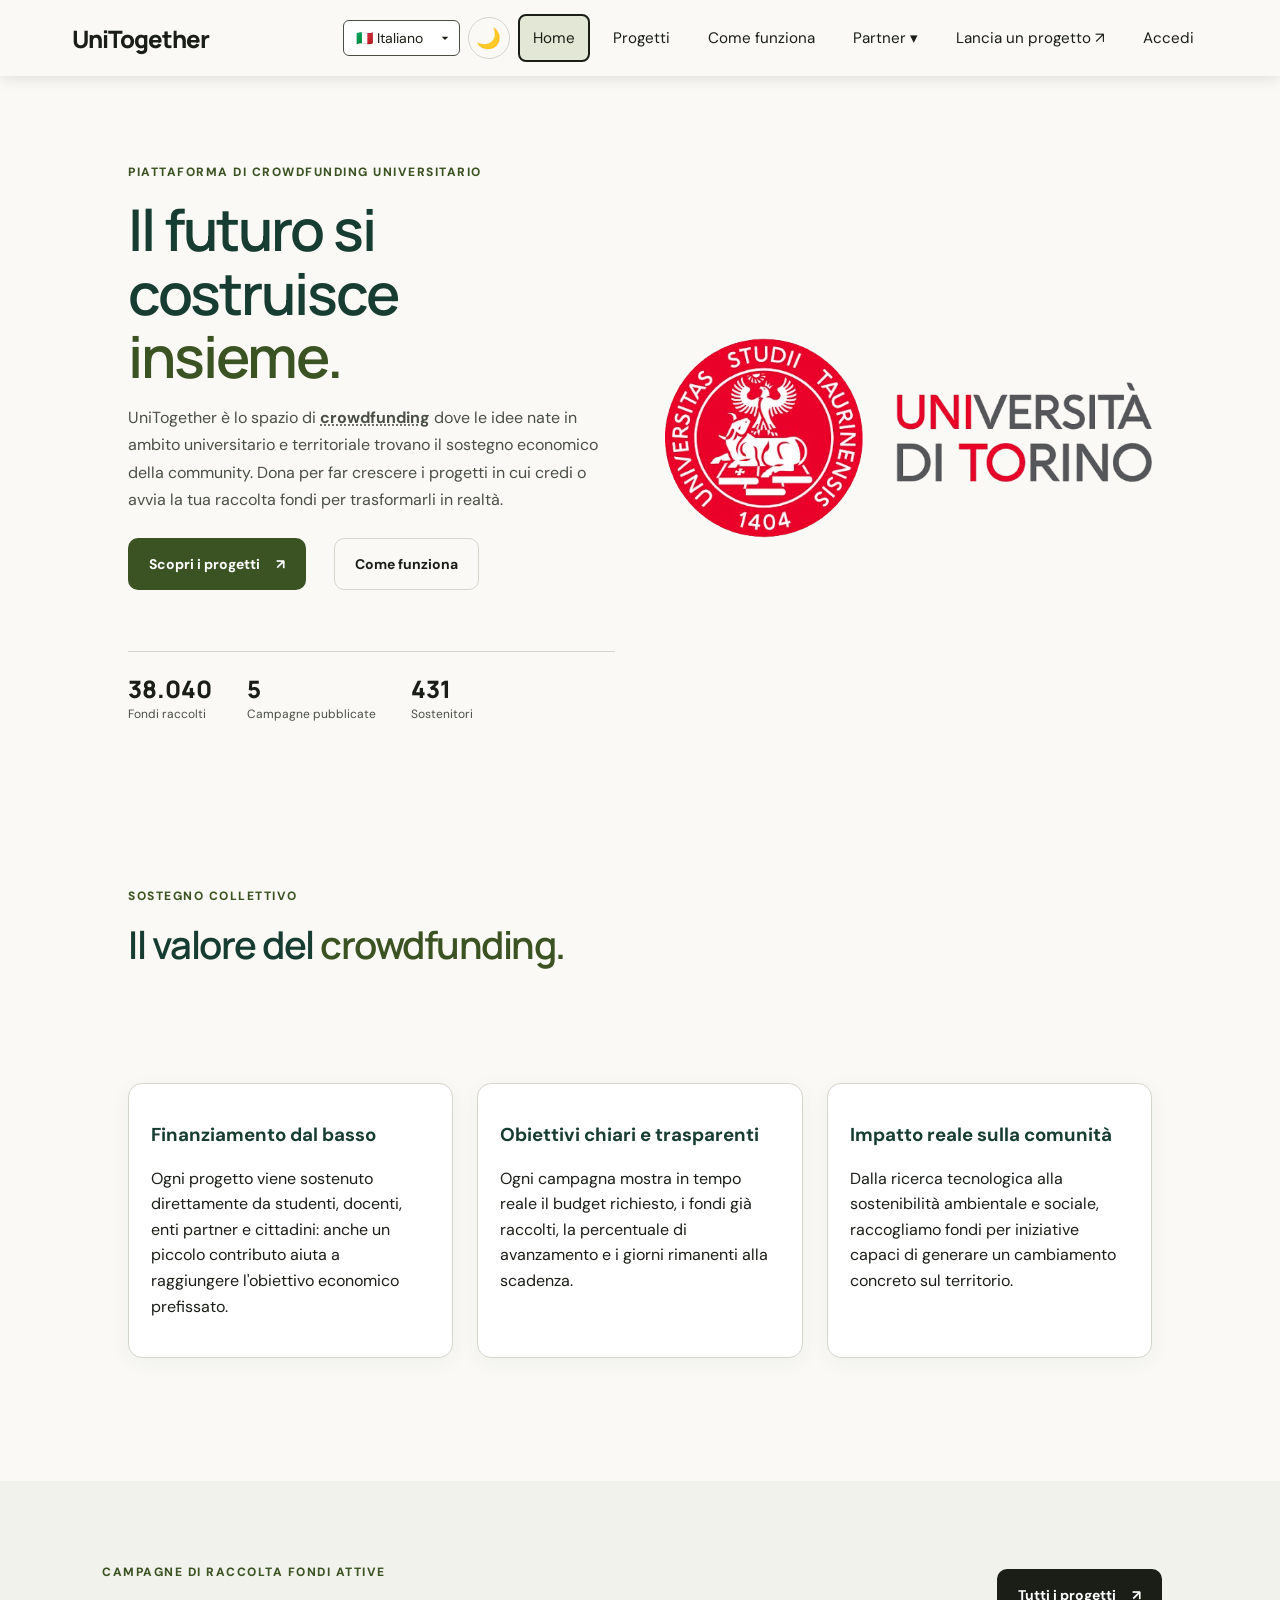
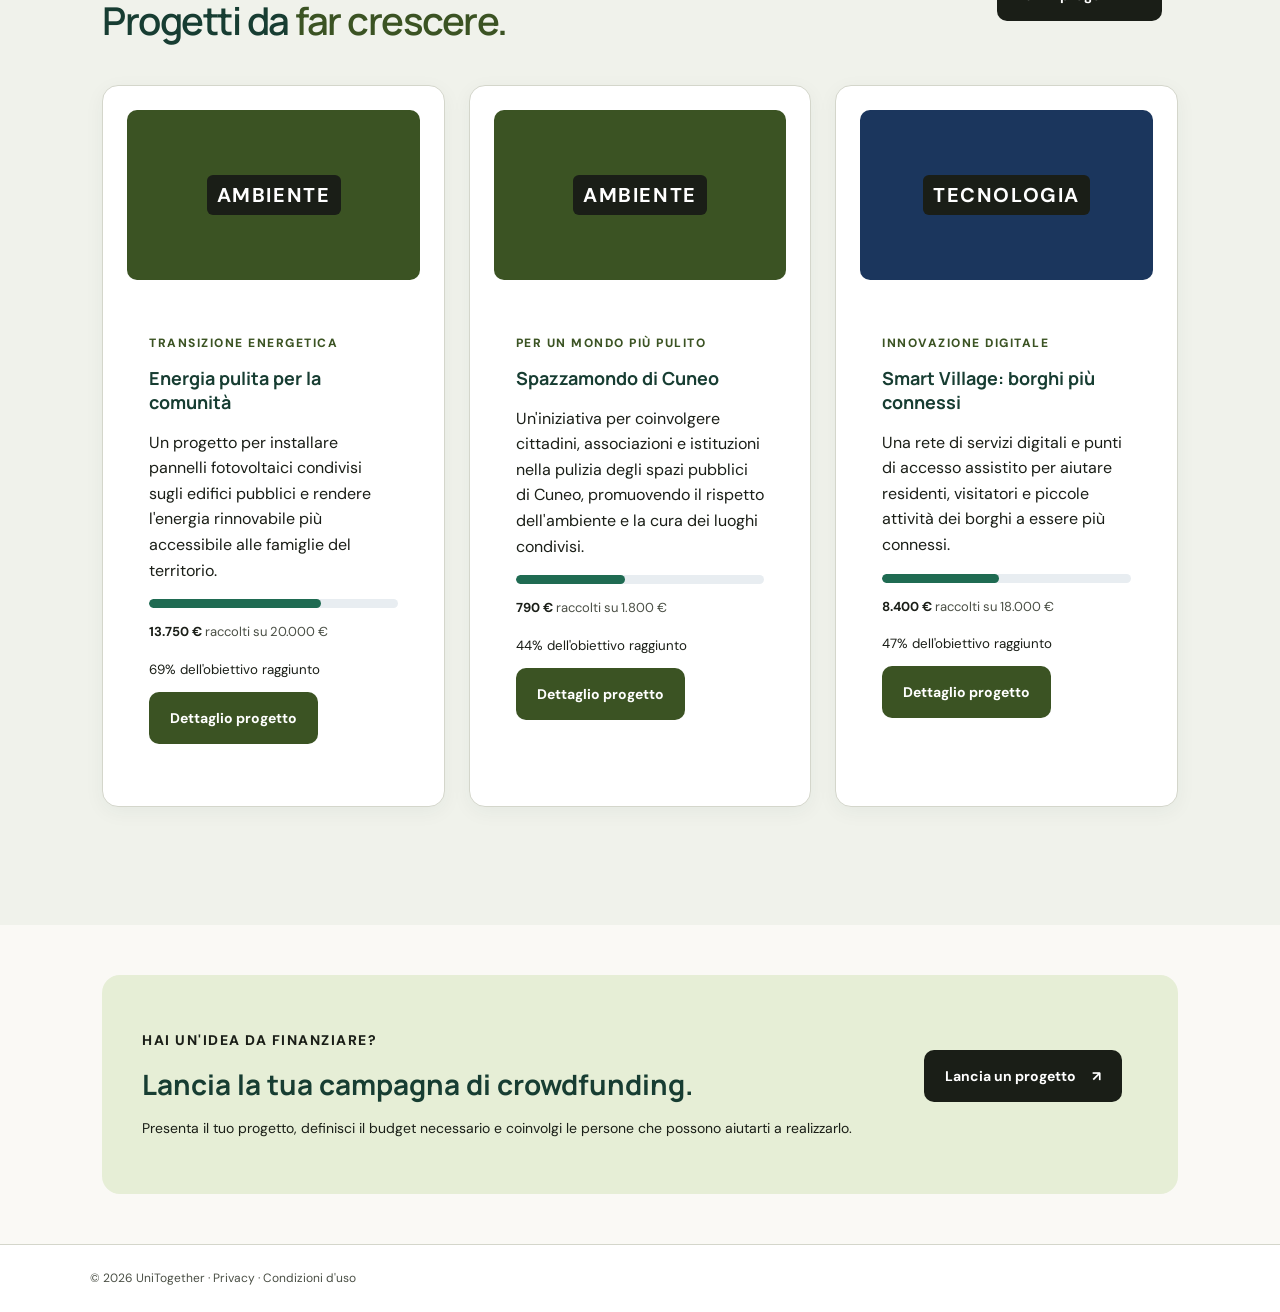
<file: assignment3_gruppoAC/src/index.html>
<!DOCTYPE html>
<html lang="it" data-theme="light">
<head>
    <meta charset="UTF-8">
    <meta name="viewport" content="width=device-width, initial-scale=1.0">
    <title>UniTogether - Home</title>
    <link rel="stylesheet" href="https://fonts.googleapis.com/css2?family=DM+Sans:wght@400;500;600;700&family=Manrope:wght@400;500;600;700;800&display=swap">
    <link rel="stylesheet" href="../stile/stile.css">
    <script src="../js/app.js" defer></script>
    <script src="../dati/progetti-dati.js" defer></script>
    <script src="../js/home.js" defer></script>
</head>
<body>
<a href="#mainContent" class="skip-link">Salta al contenuto principale</a>

<header class="site-header">
    <a class="logo" href="index.html">UniTogether</a>

    <button class="menu-toggle" id="menuToggle"
            type="button"
            aria-label="Apri menu di navigazione"
            aria-expanded="false"
            aria-controls="mainNav">
        <span aria-hidden="true">☰</span>
    </button>

    <nav id="mainNav" aria-label="Menu principale">
        <div class="language-selector">
            <label for="languageSelect" class="sr-only">Seleziona lingua</label>
            <select id="languageSelect" name="language" title="Seleziona lingua" aria-label="Seleziona lingua" autocomplete="language" onchange="cambiaLinguaGoogle(this.value)">
                <option value="it">🇮🇹 Italiano</option>
                <option value="en">🇬🇧 English</option>
                <option value="es">🇪🇸 Español</option>
                <option value="fr">🇫🇷 Français</option>
                <option value="de">🇩🇪 Deutsch</option>
            </select>
        </div>

        <!-- Contenitore nascosto per Google Translate ignorato dagli screen reader -->
        <div id="google_translate_element" hidden></div>

        <button
                id="themeToggle"
                class="theme-toggle"
                type="button"
                aria-label="Attiva modalità scura"
                aria-pressed="false">
            <span aria-hidden="true">🌙</span>
        </button>
        <a href="index.html" aria-current="page">Home</a>
        <a href="progetti.html">Progetti</a>
        <a href="come-funziona.html">Come funziona</a>

        <div class="partner-dropdown">
            <button class="partner-btn" id="partnerBtn" type="button" aria-label="Partner" aria-expanded="false" aria-controls="partnerMenu">
                Partner <span aria-hidden="true">▾</span>
            </button>
            <div class="partner-menu" id="partnerMenu">
                <div class="partner-item">
                    <button class="submenu-btn" type="button" aria-label="Banche" aria-expanded="false">Banche <span aria-hidden="true">›</span></button>
                    <div class="partner-submenu">
                        <a href="errore.html">Banca 1</a>
                        <a href="errore.html">Banca 2</a>
                        <a href="errore.html">Banca 3</a>
                    </div>
                </div>
                <div class="partner-item">
                    <button class="submenu-btn" type="button" aria-label="Enti Pubblici" aria-expanded="false">Enti Pubblici <span aria-hidden="true">›</span></button>
                    <div class="partner-submenu">
                        <a href="errore.html">Ente pubblico 1</a>
                        <a href="errore.html">Ente pubblico 2</a>
                        <a href="errore.html">Ente pubblico 3</a>
                    </div>
                </div>
                <div class="partner-item">
                    <button class="submenu-btn" type="button" aria-label="Fondazioni" aria-expanded="false">Fondazioni <span aria-hidden="true">›</span></button>
                    <div class="partner-submenu">
                        <a href="errore.html">Fondazione 1</a>
                        <a href="errore.html">Fondazione 2</a>
                        <a href="errore.html">Fondazione 3</a>
                    </div>
                </div>
                <div class="partner-item">
                    <button class="submenu-btn" type="button" aria-label="Università" aria-expanded="false">Università <span aria-hidden="true">›</span></button>
                    <div class="partner-submenu">
                        <a href="index.html">Università di Torino</a>
                        <a href="errore.html">Università di Firenze</a>
                        <a href="errore.html">Università Bocconi</a>
                        <a href="errore.html">Politecnico di Torino</a>
                    </div>
                </div>
            </div>
        </div>

        <a href="aggiungi.html">Lancia un progetto <span aria-hidden="true">↗</span></a>
        <a href="login.html">Accedi</a>
    </nav>
</header>

<main id="mainContent">
    <section class="hero" aria-labelledby="heroHeading">
        <div class="hero-text">
            <p class="eyebrow">PIATTAFORMA DI CROWDFUNDING UNIVERSITARIO</p>
            <h1 id="heroHeading">Il futuro si<br>costruisce <span>insieme.</span></h1>
            <p>
                UniTogether è lo spazio di <strong><abbr title="Raccolta collettiva e collaborativa di fondi, effettuata attraverso la rete, aperta a tutti coloro che decidono di finanziare progetti innovativi e imprese appena costituite." data-tooltip="Raccolta collettiva e collaborativa di fondi, effettuata attraverso la rete, aperta a tutti coloro che decidono di finanziare progetti innovativi e imprese appena costituite.">crowdfunding</abbr></strong> dove le idee nate in ambito universitario e territoriale trovano il sostegno economico della community. Dona per far crescere i progetti in cui credi o avvia la tua raccolta fondi per trasformarli in realtà.
            </p>

            <div class="hero-actions">
                <a href="progetti.html" class="btn primary-btn">Scopri i progetti <span aria-hidden="true">↗</span></a>
                <a href="come-funziona.html" class="btn secondary-btn">Come funziona</a>
            </div>

            <div class="statistics">
                <div><strong id="totalRaised">—</strong><small>Fondi raccolti</small></div>
                <div><strong id="totalProjects">—</strong><small>Campagne pubblicate</small></div>
                <div><strong id="totalSupporters">—</strong><small>Sostenitori</small></div>
            </div>
        </div>

        <div class="hero-illustration">
            <img src="../img/logo_unito.png" class="responsive-logo" alt="Logo Università di Torino">
        </div>
    </section>

    <section class="hero" aria-labelledby="crowdfundingHeading">
        <div class="section-title">
            <div>
                <p class="eyebrow">SOSTEGNO COLLETTIVO</p>
                <h2 id="crowdfundingHeading">Il valore del <span>crowdfunding.</span></h2>
            </div>
        </div>

        <div class="feature-grid">
            <article class="card">
                <h3>Finanziamento dal basso</h3>
                <p>Ogni progetto viene sostenuto direttamente da studenti, docenti, enti partner e cittadini: anche un piccolo contributo aiuta a raggiungere l'obiettivo economico prefissato.</p>
            </article>
            <article class="card">
                <h3>Obiettivi chiari e trasparenti</h3>
                <p>Ogni campagna mostra in tempo reale il budget richiesto, i fondi già raccolti, la percentuale di avanzamento e i giorni rimanenti alla scadenza.</p>
            </article>
            <article class="card">
                <h3>Impatto reale sulla comunità</h3>
                <p>Dalla ricerca tecnologica alla sostenibilità ambientale e sociale, raccogliamo fondi per iniziative capaci di generare un cambiamento concreto sul territorio.</p>
            </article>
        </div>
    </section>

    <section class="projects-section" aria-labelledby="activeProjectsHeading">
        <div class="section-title">
            <div>
                <p class="eyebrow">CAMPAGNE DI RACCOLTA FONDI ATTIVE</p>
                <h2 id="activeProjectsHeading">Progetti da <span>far crescere.</span></h2>
            </div>
            <a href="progetti.html" class="btn dark-btn">Tutti i progetti <span aria-hidden="true">↗</span></a>
        </div>

        <div class="project-grid" id="homeProjectGrid" aria-live="polite">
            <p>Caricamento progetti...</p>
        </div>
    </section>

    <section class="call-to-action" aria-labelledby="ctaHeading">
        <div>
            <p class="eyebrow">HAI UN'IDEA DA FINANZIARE?</p>
            <h2 id="ctaHeading">Lancia la tua campagna di crowdfunding.</h2>
            <p>Presenta il tuo progetto, definisci il budget necessario e coinvolgi le persone che possono aiutarti a realizzarlo.</p>
        </div>
        <a href="aggiungi.html" class="btn dark-btn">Lancia un progetto <span aria-hidden="true">↗</span></a>
    </section>
</main>

<footer class="footer-simple">
    © 2026 UniTogether · Privacy · Condizioni d'uso
</footer>

</body>
</html>
</file>
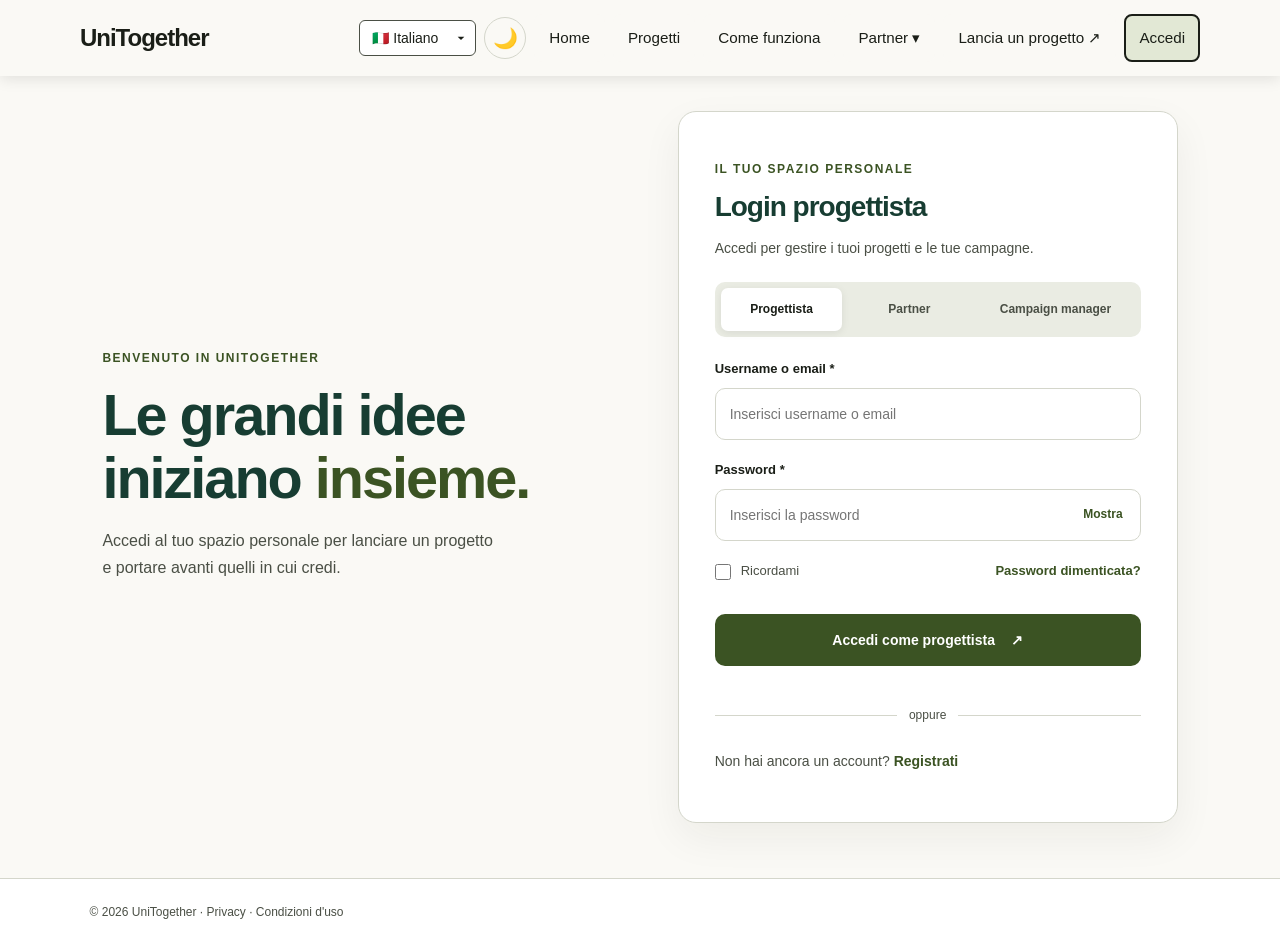
<file: assignment3_gruppoAC/src/aggiungi.html>
<!DOCTYPE html>
<html lang="it">
<head>
    <meta charset="UTF-8">
    <meta name="viewport" content="width=device-width, initial-scale=1.0">
    <title>Lancia un progetto | UniTogether</title>

    <link rel="stylesheet" href="../stile/stile.css">
    <style>
        .field-group {
            display: flex;
            flex-direction: column;
            flex-wrap: wrap;
            width: 100%;
            max-width: 100%;
        }
        .category-option, .review-checkbox {
            display: flex;
            flex-wrap: wrap;
            max-width: 100%;
        }
        label, input, select, textarea {
            max-width: 100%;
            box-sizing: border-box;
        }
        .field-group input:not([type="radio"]):not([type="checkbox"]):not([type="file"]),
        .field-group textarea {
            width: 100%;
        }
        .group-label {
            display: block;
            font-size: .92rem;
            font-weight: 700;
            margin-bottom: 9px;
            width: 100%;
        }
    </style>

    <script src="../js/app.js" defer></script>
    <script src="../js/aggiungi.js" defer></script>
</head>

<body>
<a href="#mainContent" class="skip-link">Salta al contenuto principale</a>

<header class="site-header">
    <a class="logo" href="index.html">UniTogether</a>

    <button class="menu-toggle" id="menuToggle"
            type="button"
            aria-label="Apri menu di navigazione"
            aria-expanded="false"
            aria-controls="mainNav">
        <span aria-hidden="true">☰</span>
    </button>

    <nav id="mainNav" aria-label="Menu principale">
        <div class="language-selector">
            <label for="languageSelect" class="sr-only">Seleziona lingua</label>
            <select id="languageSelect" name="language" autocomplete="language" onchange="cambiaLinguaGoogle(this.value)" aria-label="Seleziona lingua">
                <option value="it">🇮🇹 Italiano</option>
                <option value="en">🇬🇧 English</option>
                <option value="es">🇪🇸 Español</option>
                <option value="fr">🇫🇷 Français</option>
                <option value="de">🇩🇪 Deutsch</option>
            </select>
        </div>

        <!-- Contenitore nascosto per Google Translate ignorato dagli screen reader -->
        <div id="google_translate_element" hidden></div>

        <button
                id="themeToggle"
                class="theme-toggle"
                type="button"
                aria-label="Attiva modalità scura"
                aria-pressed="false">
            <span aria-hidden="true">🌙</span>
        </button>
        <a href="index.html">Home</a>
        <a href="progetti.html">Progetti</a>
        <a href="come-funziona.html">Come funziona</a>

        <div class="partner-dropdown">
            <button class="partner-btn" id="partnerBtn" type="button" aria-expanded="false" aria-controls="partnerMenu">
                Partner <span aria-hidden="true">▾</span>
            </button>
            <div class="partner-menu" id="partnerMenu">
                <div class="partner-item">
                    <button class="submenu-btn" type="button" aria-expanded="false">Banche <span aria-hidden="true">›</span></button>
                    <div class="partner-submenu">
                        <a href="errore.html">Banca 1</a>
                        <a href="errore.html">Banca 2</a>
                        <a href="errore.html">Banca 3</a>
                    </div>
                </div>
                <div class="partner-item">
                    <button class="submenu-btn" type="button" aria-expanded="false">Enti Pubblici <span aria-hidden="true">›</span></button>
                    <div class="partner-submenu">
                        <a href="errore.html">Ente pubblico 1</a>
                        <a href="errore.html">Ente pubblico 2</a>
                        <a href="errore.html">Ente pubblico 3</a>
                    </div>
                </div>
                <div class="partner-item">
                    <button class="submenu-btn" type="button" aria-expanded="false">Fondazioni <span aria-hidden="true">›</span></button>
                    <div class="partner-submenu">
                        <a href="errore.html">Fondazione 1</a>
                        <a href="errore.html">Fondazione 2</a>
                        <a href="errore.html">Fondazione 3</a>
                    </div>
                </div>
                <div class="partner-item">
                    <button class="submenu-btn" type="button" aria-expanded="false">Università <span aria-hidden="true">›</span></button>
                    <div class="partner-submenu">
                        <a href="index.html">Università di Torino</a>
                        <a href="errore.html">Università di Firenze</a>
                        <a href="errore.html">Università Bocconi</a>
                        <a href="errore.html">Politecnico di Torino</a>
                    </div>
                </div>
            </div>
        </div>

        <a href="aggiungi.html" aria-current="page">Lancia un progetto <span aria-hidden="true">↗</span></a>
        <a href="login.html">Accedi</a>
    </nav>
</header>

<main id="mainContent" class="add-project-page">

    <section class="add-project-heading">
        <p class="eyebrow">LA TUA IDEA MERITA DI CRESCERE</p>
        <h1>Costruiamo qualcosa <span>insieme.</span></h1>
        <p>
            Raccontaci la tua idea, definisci il tuo obiettivo
            e trova le persone che possono aiutarti a realizzarla.
        </p>
    </section>

    <div class="add-project-layout">

        <!-- SIDEBAR -->

        <aside class="wizard-sidebar" aria-label="Avanzamento creazione progetto">

            <div class="wizard-progress">
                <div class="wizard-progress-header">
                    <strong>La tua candidatura</strong>
                    <span id="progressPercentage">20%</span>
                </div>

                <div class="wizard-progress-track" aria-hidden="true">
                    <span id="progressBar"></span>
                </div>
            </div>

            <div class="wizard-steps">

                <button type="button" class="wizard-step active" data-step="0">
                    <span class="step-number" aria-hidden="true">1</span>
                    <span>
                        <strong>Informazioni generali</strong>
                        <small>Presenta la tua idea</small>
                    </span>
                </button>

                <button type="button" class="wizard-step" data-step="1">
                    <span class="step-number" aria-hidden="true">2</span>
                    <span>
                        <strong>Obiettivo e categoria</strong>
                        <small>Definisci il tuo progetto</small>
                    </span>
                </button>

                <button type="button" class="wizard-step" data-step="2">
                    <span class="step-number" aria-hidden="true">3</span>
                    <span>
                        <strong>La tua storia</strong>
                        <small>Spiega perché è importante</small>
                    </span>
                </button>

                <button type="button" class="wizard-step" data-step="3">
                    <span class="step-number" aria-hidden="true">4</span>
                    <span>
                        <strong>Immagini</strong>
                        <small>Dai un volto alla tua idea</small>
                    </span>
                </button>

                <button type="button" class="wizard-step" data-step="4">
                    <span class="step-number" aria-hidden="true">5</span>
                    <span>
                        <strong>Riepilogo</strong>
                        <small>Controlla e invia</small>
                    </span>
                </button>

            </div>

            <div class="wizard-help">
                <strong>Hai bisogno di aiuto?</strong>
                <p>Puoi salvare la bozza e riprendere quando vuoi.</p>
            </div>

        </aside>

        <!-- FORM -->

        <section class="wizard-content">

            <div class="wizard-content-header">
                <div>
                    <span class="eyebrow" id="stepEyebrow">PASSAGGIO 1 DI 5</span>
                    <h2 id="stepTitle">Presenta la tua idea</h2>
                    <p id="stepDescription">
                        Cominciamo dalle informazioni principali.
                    </p>
                </div>

                <span class="draft-status" id="draftStatus" aria-live="polite">
                    Bozza non salvata
                </span>
            </div>

            <form id="projectForm" novalidate>

                <!-- STEP 1 -->

                <div class="wizard-panel active" data-panel="0">

                    <div class="field-group">
                        <label for="projectTitle">Nome del progetto *</label>
                        <input type="text" id="projectTitle" name="projectTitle"
                               autocomplete="off"
                               maxlength="80"
                               placeholder="Es. Un laboratorio per il futuro"
                               required>
                        <small>Un titolo breve, chiaro e riconoscibile.</small>
                        <span class="field-error" aria-live="polite"></span>
                    </div>

                    <div class="field-group">
                        <label for="projectSubtitle">Sottotitolo</label>
                        <input type="text" id="projectSubtitle" name="projectSubtitle"
                               autocomplete="off"
                               maxlength="120"
                               placeholder="Descrivi la tua idea in una frase">
                    </div>

                    <div class="field-row">

                        <div class="field-group">
                            <label for="projectUniversity">Università *</label>
                            <input type="text" id="projectUniversity" name="projectUniversity"
                                   autocomplete="organization"
                                   placeholder="Es. Università di Torino"
                                   required>
                            <span class="field-error" aria-live="polite"></span>
                        </div>

                        <div class="field-group">
                            <label for="projectLocation">Località *</label>
                            <input type="text" id="projectLocation" name="projectLocation"
                                   autocomplete="address-level2"
                                   placeholder="Es. Torino"
                                   required>
                            <span class="field-error" aria-live="polite"></span>
                        </div>

                    </div>

                    <div class="field-group">
                        <label for="projectTeam">Team o referente</label>
                        <input type="text" id="projectTeam" name="projectTeam"
                               autocomplete="off"
                               placeholder="Es. Associazione studenti UniTo">
                    </div>

                </div>

                <!-- STEP 2 -->

                <div class="wizard-panel" data-panel="1">

                    <fieldset class="field-group fieldset-reset">

    <legend class="group-label">Categoria del progetto *</legend>

    <div class="category-options">

        <label for="catAmbiente" class="category-option green">
            <input type="radio" id="catAmbiente" name="category"
                   value="ambiente" autocomplete="off" required>
            <span aria-hidden="true">🌱</span>
            <strong>Ambiente</strong>
            <small>Sostenibilità e natura</small>
        </label>

        <label for="catCultura" class="category-option purple">
            <input type="radio" id="catCultura" name="category"
                   value="cultura" autocomplete="off">
            <span aria-hidden="true">🎨</span>
            <strong>Cultura</strong>
            <small>Arte e conoscenza</small>
        </label>

        <label for="catTecnologia" class="category-option blue">
            <input type="radio" id="catTecnologia" name="category"
                   value="tecnologia" autocomplete="off">
            <span aria-hidden="true">💡</span>
            <strong>Tecnologia</strong>
            <small>Innovazione e ricerca</small>
        </label>

        <label for="catSociale" class="category-option orange">
            <input type="radio" id="catSociale" name="category"
                   value="sociale" autocomplete="off">
            <span aria-hidden="true">🤝</span>
            <strong>Sociale</strong>
            <small>Comunità e inclusione</small>
        </label>

    </div>

    <span class="field-error" id="categoryError" aria-live="polite"></span>

</fieldset>

                    <div class="field-row">

                        <div class="field-group">
                            <label for="projectGoal">Obiettivo economico (€) *</label>
                            <input type="number" id="projectGoal" name="projectGoal"
                                   autocomplete="off"
                                   min="1" max="10000000"
                                   step="1"
                                   placeholder="Es. 5000" required>
                            <span class="field-error" aria-live="polite"></span>
                        </div>

                        <div class="field-group">
                            <label for="projectDeadline">Scadenza *</label>
                            <input type="date" id="projectDeadline" name="projectDeadline"
                                   autocomplete="off" required>
                            <span class="field-error" aria-live="polite"></span>
                        </div>

                    </div>

                    <div class="field-group">
                        <label for="projectBeneficiaries">A chi si rivolge?</label>
                        <input type="text" id="projectBeneficiaries" name="projectBeneficiaries"
                               autocomplete="off"
                               placeholder="Es. Studenti universitari">
                    </div>

                </div>

                <!-- STEP 3 -->

                <div class="wizard-panel" data-panel="2">

                    <div class="field-group">
                        <label for="projectShortDescription">
                            Descrizione breve *
                        </label>

                        <textarea id="projectShortDescription" name="projectShortDescription"
                                  autocomplete="off"
                                  rows="3" maxlength="250"
                                  placeholder="Racconta la tua idea in poche parole..."
                                  required></textarea>

                        <small><span id="shortCount">0</span>/250 caratteri</small>
                        <span class="field-error" aria-live="polite"></span>
                    </div>

                    <div class="field-group">
                        <label for="projectDescription">
                            Racconta il tuo progetto *
                        </label>

                        <textarea id="projectDescription" name="projectDescription"
                                  autocomplete="off"
                                  rows="8" maxlength="3000"
                                  placeholder="Qual è il problema che vuoi risolvere? Qual è la tua soluzione? ..."
                                  required></textarea>

                        <small><span id="descriptionCount">0</span>/3000 caratteri</small>
                        <span class="field-error" aria-live="polite"></span>
                    </div>

                    <div class="field-group">
                        <label for="projectImpact">Come verranno utilizzati i fondi?</label>
                        <textarea id="projectImpact" name="projectImpact"
                                  autocomplete="off" rows="4"
                                  placeholder="Quali cambiamenti porterà il tuo progetto con il ricavato?"></textarea>
                    </div>

                </div>

                <!-- STEP 4 -->

                <div class="wizard-panel" data-panel="3">

                    <div class="field-group">
                        <label for="projectImage">Immagine di copertina</label>

                        <input type="file" id="projectImage" name="projectImage"
                               accept="image/png,image/jpeg,image/webp">

                        <small>
                            Formati ammessi: JPG, PNG e WEBP.
                            Dimensione massima: 2 MB.
                        </small>

                        <div class="image-preview" id="imagePreview">
                            <span aria-hidden="true">📷</span>
                            <p>L'anteprima della tua immagine apparirà qui.</p>
                        </div>

                        <button type="button" class="remove-image"
                                id="removeImage" hidden>
                            Rimuovi immagine
                        </button>
                    </div>

                    <div class="field-group">
                        <label for="projectWebsite">Sito web o link esterno</label>
                        <input type="url" id="projectWebsite" name="projectWebsite"
                               autocomplete="url"
                               placeholder="https://...">
                    </div>

                </div>

                <!-- STEP 5 -->

                <div class="wizard-panel" data-panel="4">

                    <div class="review-notice">
                        <span aria-hidden="true">✓</span>
                        <div>
                            <strong>Ci siamo quasi!</strong>
                            <p>Controlla le informazioni prima di inviare il progetto.</p>
                        </div>
                    </div>

                    <div id="projectReview" class="project-review"></div>

                    <div class="review-checkbox">
                        <input type="checkbox" id="confirmProject" name="confirmProject">
                        <label for="confirmProject">
                            Confermo che le informazioni inserite sono corrette
                            e che il progetto rispetta le condizioni di utilizzo. <strong>*</strong>
                        </label>
                    </div>

                    <p class="review-error" id="confirmError" aria-live="polite"></p>

                </div>

                <!-- NAVIGAZIONE -->

                <div class="wizard-actions">

                    <button type="button" id="previousStep"
                            class="wizard-back" hidden>
                        <span aria-hidden="true">←</span> Indietro
                    </button>

                    <span class="required-note">* Campi obbligatori</span>

                    <button type="button" id="nextStep"
                            class="btn primary-btn">
                        Continua <span aria-hidden="true">→</span>
                    </button>

                    <button type="submit" id="submitProject"
                            class="btn primary-btn" hidden>
                        Invia progetto <span aria-hidden="true">↗</span>
                    </button>

                </div>

                <p class="form-message" id="formMessage"
                   aria-live="polite"></p>

            </form>

        </section>

    </div>

</main>

<footer class="footer-simple">
    © 2026 UniTogether · Privacy · Condizioni d'uso
</footer>

</body>
</html>
</file>
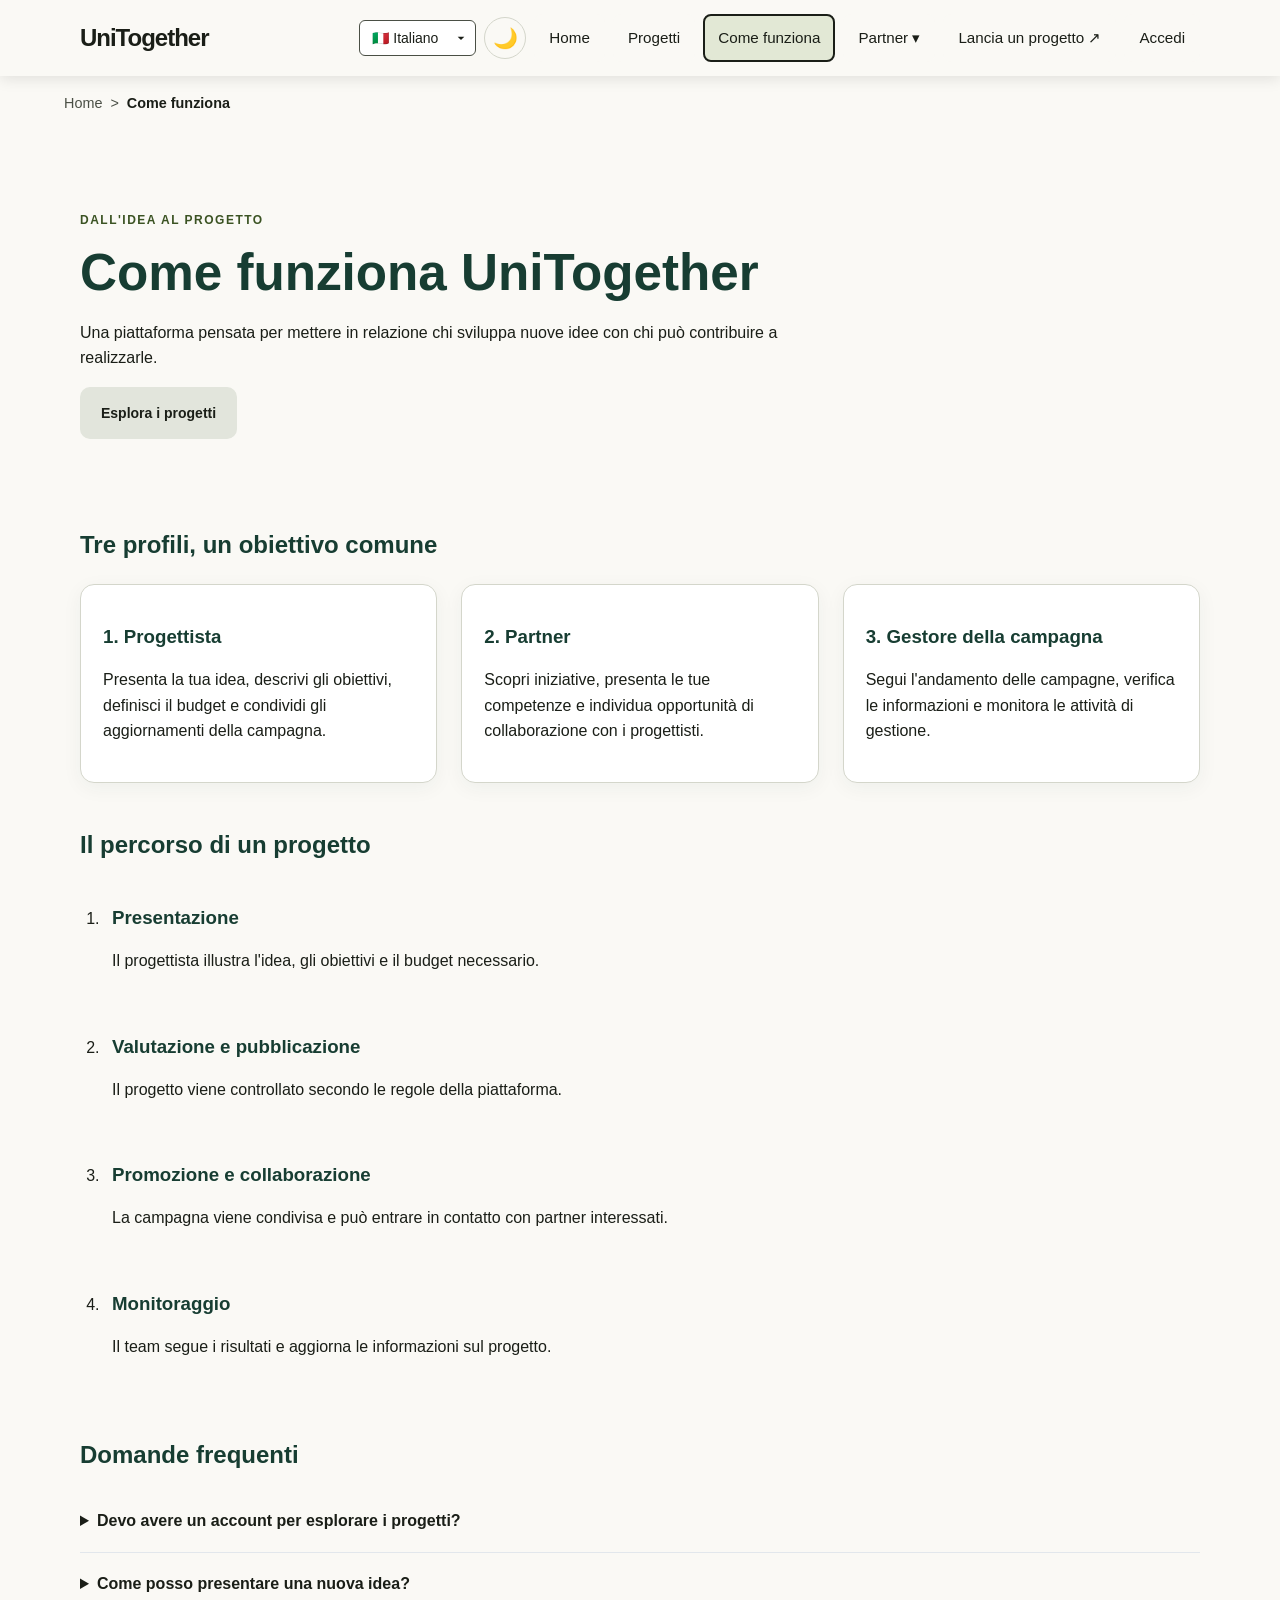
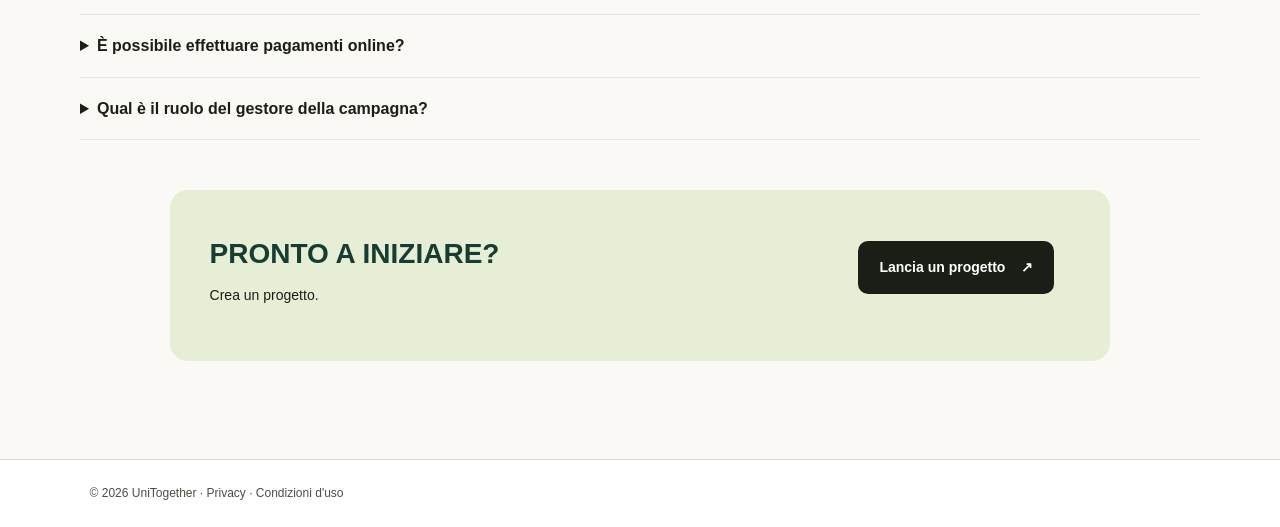
<file: assignment3_gruppoAC/src/come-funziona.html>
<!DOCTYPE html>
<html lang="it">
<head>
  <meta charset="UTF-8">
  <meta name="viewport" content="width=device-width, initial-scale=1.0">
  <title>Come funziona | UniTogether</title>
  <link rel="stylesheet" href="../stile/stile.css">
  <script src="../js/app.js" defer></script>
</head>
<body>
<a href="#mainContent" class="skip-link">Salta al contenuto principale</a>

<header class="site-header">
  <a class="logo" href="index.html">UniTogether</a>

  <button class="menu-toggle" id="menuToggle"
          type="button"
          aria-label="Apri menu di navigazione"
          aria-expanded="false"
          aria-controls="mainNav">
    <span aria-hidden="true">☰</span>
  </button>

  <nav id="mainNav" aria-label="Menu principale">
    <div class="language-selector">
      <label for="languageSelect" class="sr-only">Seleziona lingua</label>
      <select id="languageSelect" name="language" autocomplete="language" onchange="cambiaLinguaGoogle(this.value)" aria-label="Seleziona lingua">
        <option value="it">🇮🇹 Italiano</option>
                <option value="en">🇬🇧 English</option>
                <option value="es">🇪🇸 Español</option>
                <option value="fr">🇫🇷 Français</option>
                <option value="de">🇩🇪 Deutsch</option>
      </select>
    </div>

    <!-- Contenitore nascosto per Google Translate ignorato dagli screen reader -->
    <div id="google_translate_element" hidden></div>

    <button
            id="themeToggle"
            class="theme-toggle"
            type="button"
            aria-label="Attiva modalità scura"
            aria-pressed="false">
      <span aria-hidden="true">🌙</span>
    </button>
    <a href="index.html">Home</a>
    <a href="progetti.html">Progetti</a>
    <a href="come-funziona.html" aria-current="page">Come funziona</a>

    <div class="partner-dropdown">
      <button class="partner-btn" id="partnerBtn" type="button" aria-expanded="false" aria-controls="partnerMenu">
        Partner <span aria-hidden="true">▾</span>
      </button>
      <div class="partner-menu" id="partnerMenu">
        <div class="partner-item">
          <button class="submenu-btn" type="button" aria-expanded="false">Banche <span aria-hidden="true">›</span></button>
          <div class="partner-submenu">
            <a href="errore.html">Banca 1</a>
            <a href="errore.html">Banca 2</a>
            <a href="errore.html">Banca 3</a>
          </div>
        </div>
        <div class="partner-item">
          <button class="submenu-btn" type="button" aria-expanded="false">Enti Pubblici <span aria-hidden="true">›</span></button>
          <div class="partner-submenu">
            <a href="errore.html">Ente pubblico 1</a>
            <a href="errore.html">Ente pubblico 2</a>
            <a href="errore.html">Ente pubblico 3</a>
          </div>
        </div>
        <div class="partner-item">
          <button class="submenu-btn" type="button" aria-expanded="false">Fondazioni <span aria-hidden="true">›</span></button>
          <div class="partner-submenu">
            <a href="errore.html">Fondazione 1</a>
            <a href="errore.html">Fondazione 2</a>
            <a href="errore.html">Fondazione 3</a>
          </div>
        </div>
        <div class="partner-item">
          <button class="submenu-btn" type="button" aria-expanded="false">Università <span aria-hidden="true">›</span></button>
          <div class="partner-submenu">
            <a href="index.html">Università di Torino</a>
            <a href="errore.html">Università di Firenze</a>
            <a href="errore.html">Università Bocconi</a>
            <a href="errore.html">Politecnico di Torino</a>
          </div>
        </div>
      </div>
    </div>

    <a href="aggiungi.html">Lancia un progetto <span aria-hidden="true">↗</span></a>
    <a href="login.html">Accedi</a>
  </nav>
</header>

<nav class="breadcrumbs" aria-label="Percorso">
  <a href="index.html">Home</a>
  <span aria-hidden="true">&gt;</span>
  <span aria-current="page">Come funziona</span>
</nav>

<main id="mainContent" class="container">
  <section class="page-hero">
    <p class="eyebrow">Dall'idea al progetto</p>
    <h1>Come funziona UniTogether</h1>
    <p>
      Una piattaforma pensata per mettere in relazione chi sviluppa
      nuove idee con chi può contribuire a realizzarle.
    </p>
    <a class="btn" href="progetti.html">Esplora i progetti</a>
  </section>

  <section class="section">
    <h2>Tre profili, un obiettivo comune</h2>
    <div class="feature-grid">
      <article class="card">
        <h3>1. Progettista</h3>
        <p>
          Presenta la tua idea, descrivi gli obiettivi, definisci il
          budget e condividi gli aggiornamenti della campagna.
        </p>
        <!--<a class="btn" href="login.html?ruolo=progettista">Accedi come progettista <span aria-hidden="true">→</span></a>-->
      </article>

      <article class="card">
        <h3>2. Partner</h3>
        <p>
          Scopri iniziative, presenta le tue competenze e individua
          opportunità di collaborazione con i progettisti.
        </p>
        <!--<a class="btn" href="progetti.html">Scopri i progetti <span aria-hidden="true">→</span></a>-->
      </article>

      <article class="card">
        <h3>3. Gestore della campagna</h3>
        <p>
          Segui l'andamento delle campagne, verifica le informazioni
          e monitora le attività di gestione.
        </p>
        <!--<a class="btn" href="login.html?ruolo=gestore">Accedi come gestore <span aria-hidden="true">→</span></a>-->
      </article>
    </div>
  </section>

  <section class="section">
    <h2>Il percorso di un progetto</h2>
    <ol class="steps-list">
      <li>
        <h3>Presentazione</h3>
        <p>Il progettista illustra l'idea, gli obiettivi e il budget necessario.</p>
      </li>
      <li>
        <h3>Valutazione e pubblicazione</h3>
        <p>Il progetto viene controllato secondo le regole della piattaforma.</p>
      </li>
      <li>
        <h3>Promozione e collaborazione</h3>
        <p>La campagna viene condivisa e può entrare in contatto con partner interessati.</p>
      </li>
      <li>
        <h3>Monitoraggio</h3>
        <p>Il team segue i risultati e aggiorna le informazioni sul progetto.</p>
      </li>
    </ol>
  </section>

  <section class="section">
    <h2>Domande frequenti</h2>

    <details class="faq-item">
      <summary>Devo avere un account per esplorare i progetti?</summary>
      <p>Puoi consultare il catalogo dimostrativo senza effettuare il login.</p>
    </details>

    <details class="faq-item">
      <summary>Come posso presentare una nuova idea?</summary>
      <p>Accedi come progettista. La creazione e l'invio di una campagna
        richiedono che i relativi servizi siano attivi.</p>
    </details>

    <details class="faq-item">
      <summary>È possibile effettuare pagamenti online?</summary>
      <p>In questa versione dimostrativa i pagamenti non sono attivi.
        Per raccogliere fondi reali occorre integrare un sistema di
        pagamento e i servizi backend necessari.</p>
    </details>

    <details class="faq-item">
      <summary>Qual è il ruolo del gestore della campagna?</summary>
      <p>Il gestore si occupa delle attività di controllo e monitoraggio
        previste dalle autorizzazioni e dalle regole della piattaforma.</p>
    </details>
  </section>

  <section class="call-to-action">
    <div>
      <h2>PRONTO A INIZIARE?</h2>
      <p>Crea un progetto.</p>
    </div>
    <a href="aggiungi.html" class="btn dark-btn">Lancia un progetto <span aria-hidden="true">↗</span></a>
  </section>
</main>

<footer class="footer-simple">
  © 2026 UniTogether · Privacy · Condizioni d'uso
</footer>
</body>
</html>
</file>
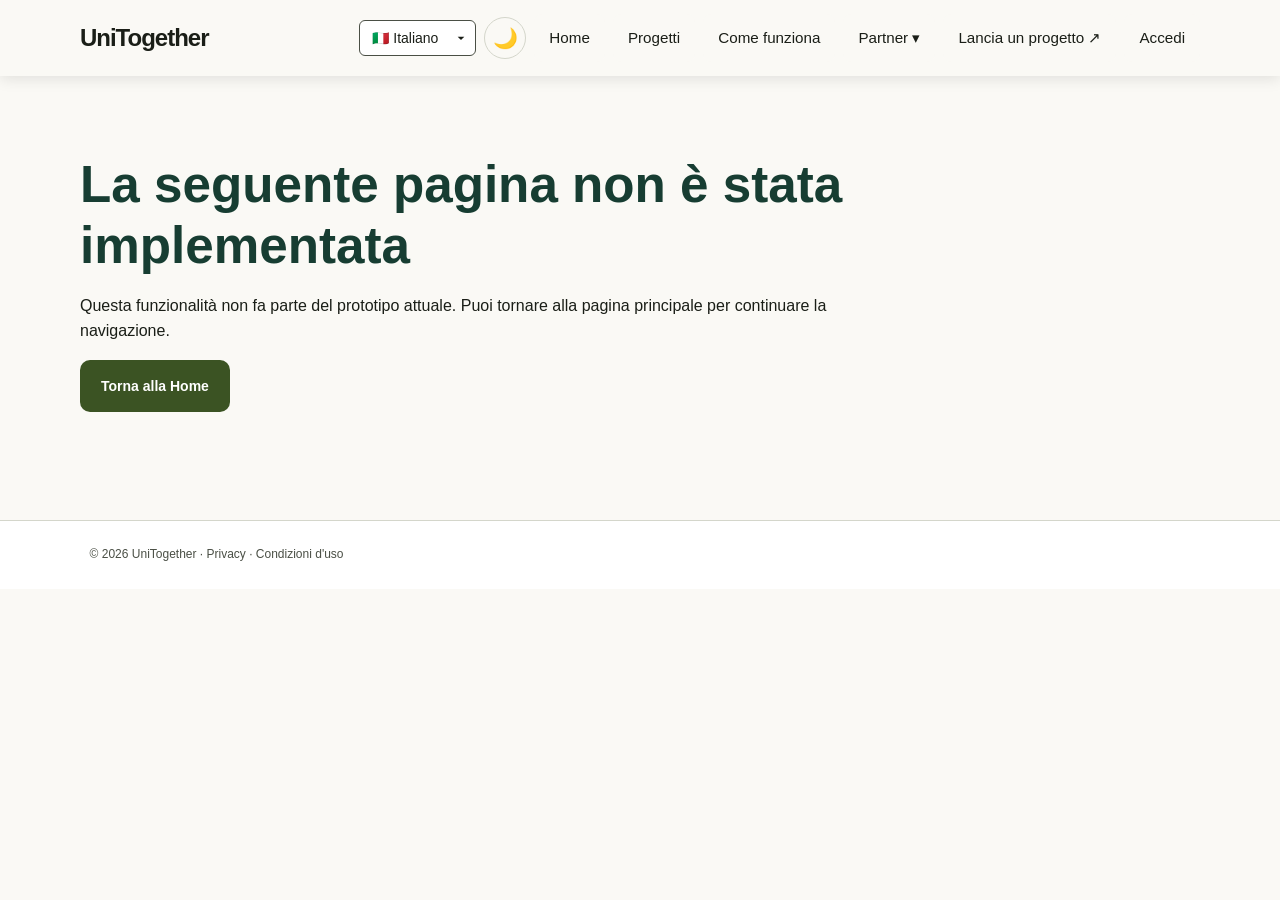
<file: assignment3_gruppoAC/src/errore.html>
<!DOCTYPE html>
<html lang="it">
<head>
    <meta charset="UTF-8">
    <meta name="viewport" content="width=device-width, initial-scale=1.0">
    <title>Pagina non disponibile | UniTogether</title>
    <link rel="stylesheet" href="../stile/stile.css">
    <script src="../js/app.js" defer></script>
</head>
<body>
<a href="#mainContent" class="skip-link">Salta al contenuto principale</a>

<header class="site-header">
    <a class="logo" href="index.html">UniTogether</a>

    <button class="menu-toggle" id="menuToggle"
            type="button"
            aria-label="Apri menu di navigazione"
            aria-expanded="false"
            aria-controls="mainNav">
        <span aria-hidden="true">☰</span>
    </button>

    <nav id="mainNav" aria-label="Menu principale">
        <div class="language-selector">
            <label for="languageSelect" class="sr-only">Seleziona lingua</label>
            <select id="languageSelect" name="language" autocomplete="language" onchange="cambiaLinguaGoogle(this.value)" aria-label="Seleziona lingua">
                <option value="it">🇮🇹 Italiano</option>
                <option value="en">🇬🇧 English</option>
                <option value="es">🇪🇸 Español</option>
                <option value="fr">🇫🇷 Français</option>
                <option value="de">🇩🇪 Deutsch</option>
            </select>
        </div>

        <!-- Contenitore nascosto per Google Translate ignorato dagli screen reader -->
        <div id="google_translate_element" hidden></div>

        <button
                id="themeToggle"
                class="theme-toggle"
                type="button"
                aria-label="Attiva modalità scura"
                aria-pressed="false">
            <span aria-hidden="true">🌙</span>
        </button>
        <a href="index.html">Home</a>
        <a href="progetti.html">Progetti</a>
        <a href="come-funziona.html">Come funziona</a>

        <div class="partner-dropdown">
            <button class="partner-btn" id="partnerBtn" type="button" aria-expanded="false" aria-controls="partnerMenu">
                Partner <span aria-hidden="true">▾</span>
            </button>
            <div class="partner-menu" id="partnerMenu">
                <div class="partner-item">
                    <button class="submenu-btn" type="button" aria-expanded="false">Banche <span aria-hidden="true">›</span></button>
                    <div class="partner-submenu">
                        <a href="errore.html">Banca 1</a>
                        <a href="errore.html">Banca 2</a>
                        <a href="errore.html">Banca 3</a>
                    </div>
                </div>
                <div class="partner-item">
                    <button class="submenu-btn" type="button" aria-expanded="false">Enti Pubblici <span aria-hidden="true">›</span></button>
                    <div class="partner-submenu">
                        <a href="errore.html">Ente pubblico 1</a>
                        <a href="errore.html">Ente pubblico 2</a>
                        <a href="errore.html">Ente pubblico 3</a>
                    </div>
                </div>
                <div class="partner-item">
                    <button class="submenu-btn" type="button" aria-expanded="false">Fondazioni <span aria-hidden="true">›</span></button>
                    <div class="partner-submenu">
                        <a href="errore.html">Fondazione 1</a>
                        <a href="errore.html">Fondazione 2</a>
                        <a href="errore.html">Fondazione 3</a>
                    </div>
                </div>
                <div class="partner-item">
                    <button class="submenu-btn" type="button" aria-expanded="false">Università <span aria-hidden="true">›</span></button>
                    <div class="partner-submenu">
                        <a href="index.html">Università di Torino</a>
                        <a href="errore.html">Università di Firenze</a>
                        <a href="errore.html">Università Bocconi</a>
                        <a href="errore.html">Politecnico di Torino</a>
                    </div>
                </div>
            </div>
        </div>

        <a href="aggiungi.html">Lancia un progetto <span aria-hidden="true">↗</span></a>
        <a href="login.html">Accedi</a>
    </nav>
</header>

<main id="mainContent" class="container">
    <section class="page-hero">
        <h1>La seguente pagina non è stata implementata</h1>
        <p>Questa funzionalità non fa parte del prototipo attuale. Puoi tornare alla pagina principale per continuare la navigazione.</p>
        <p><a href="index.html" class="btn primary-btn">Torna alla Home</a></p>
    </section>
</main>

<footer class="footer-simple">
    © 2026 UniTogether · Privacy · Condizioni d'uso
</footer>

</body>
</html>
</file>
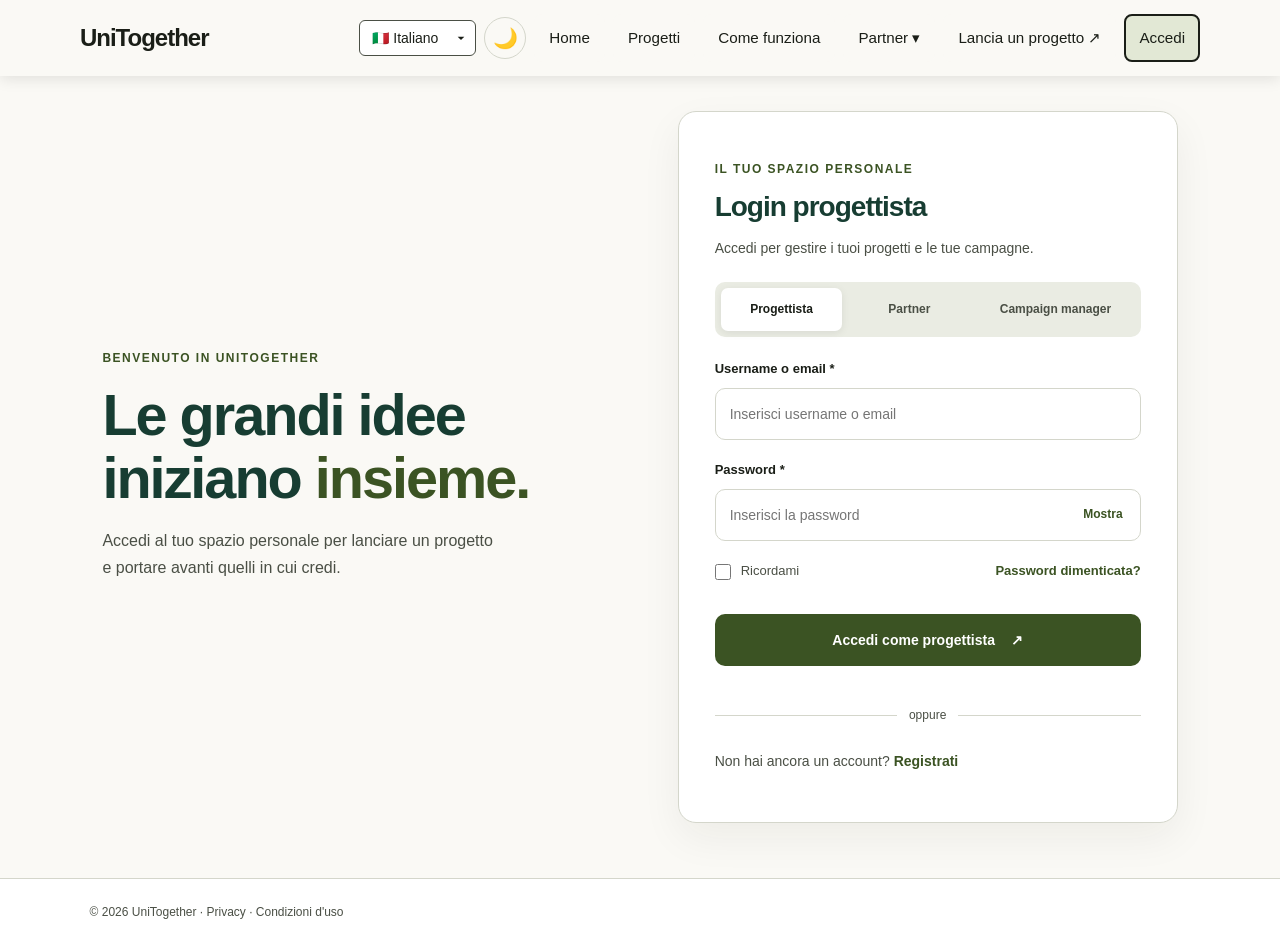
<file: assignment3_gruppoAC/src/login.html>
<!DOCTYPE html>
<html lang="it">
<head>
    <meta charset="UTF-8">
    <meta name="viewport" content="width=device-width, initial-scale=1.0">
    <title>Login | UniTogether</title>
    <link rel="stylesheet" href="../stile/stile.css">
    <style>
        .form-group {
            display: flex;
            flex-direction: column;
            flex-wrap: wrap;
            width: 100%;
            max-width: 100%;
        }
        .password-box, .remember {
            display: flex;
            flex-wrap: wrap;
            max-width: 100%;
        }
        label, input {
            max-width: 100%;
            box-sizing: border-box;
        }
        .form-group input:not([type="checkbox"]) {
            width: 100%;
        }
    </style>
    <script src="../js/app.js" defer></script>
</head>
<body class="auth-page">
<a href="#mainContent" class="skip-link">Salta al contenuto principale</a>

<header class="site-header">
    <a class="logo" href="index.html">UniTogether</a>

    <button class="menu-toggle" id="menuToggle"
            type="button"
            aria-label="Apri menu di navigazione"
            aria-expanded="false"
            aria-controls="mainNav">
        <span aria-hidden="true">☰</span>
    </button>

    <nav id="mainNav" aria-label="Menu principale">
        <div class="language-selector">
            <label for="languageSelect" class="sr-only">Seleziona lingua</label>
            <select id="languageSelect" name="language" autocomplete="language" onchange="cambiaLinguaGoogle(this.value)" aria-label="Seleziona lingua">
                <option value="it">🇮🇹 Italiano</option>
                <option value="en">🇬🇧 English</option>
                <option value="es">🇪🇸 Español</option>
                <option value="fr">🇫🇷 Français</option>
                <option value="de">🇩🇪 Deutsch</option>
            </select>
        </div>

        <!-- Contenitore nascosto per Google Translate ignorato dagli screen reader -->
        <div id="google_translate_element" hidden></div>

        <button
                id="themeToggle"
                class="theme-toggle"
                type="button"
                aria-label="Attiva modalità scura"
                aria-pressed="false">
            <span aria-hidden="true">🌙</span>
        </button>
        <a href="index.html">Home</a>
        <a href="progetti.html">Progetti</a>
        <a href="come-funziona.html">Come funziona</a>

        <div class="partner-dropdown">
            <button class="partner-btn" id="partnerBtn" type="button" aria-expanded="false" aria-controls="partnerMenu">
                Partner <span aria-hidden="true">▾</span>
            </button>
            <div class="partner-menu" id="partnerMenu">
                <div class="partner-item">
                    <button class="submenu-btn" type="button" aria-expanded="false">Banche <span aria-hidden="true">›</span></button>
                    <div class="partner-submenu">
                        <a href="errore.html">Banca 1</a>
                        <a href="errore.html">Banca 2</a>
                        <a href="errore.html">Banca 3</a>
                    </div>
                </div>
                <div class="partner-item">
                    <button class="submenu-btn" type="button" aria-expanded="false">Enti Pubblici <span aria-hidden="true">›</span></button>
                    <div class="partner-submenu">
                        <a href="errore.html">Ente pubblico 1</a>
                        <a href="errore.html">Ente pubblico 2</a>
                        <a href="errore.html">Ente pubblico 3</a>
                    </div>
                </div>
                <div class="partner-item">
                    <button class="submenu-btn" type="button" aria-expanded="false">Fondazioni <span aria-hidden="true">›</span></button>
                    <div class="partner-submenu">
                        <a href="errore.html">Fondazione 1</a>
                        <a href="errore.html">Fondazione 2</a>
                        <a href="errore.html">Fondazione 3</a>
                    </div>
                </div>
                <div class="partner-item">
                    <button class="submenu-btn" type="button" aria-expanded="false">Università <span aria-hidden="true">›</span></button>
                    <div class="partner-submenu">
                        <a href="index.html">Università di Torino</a>
                        <a href="errore.html">Università di Firenze</a>
                        <a href="errore.html">Università Bocconi</a>
                        <a href="errore.html">Politecnico di Torino</a>
                    </div>
                </div>
            </div>
        </div>

        <a href="aggiungi.html">Lancia un progetto <span aria-hidden="true">↗</span></a>
        <a href="login.html" aria-current="page">Accedi</a>
    </nav>
</header>

<main id="mainContent" class="login-layout">

    <section class="login-intro">
        <p class="eyebrow">BENVENUTO IN UNITOGETHER</p>
        <h1>Le grandi idee<br>iniziano <span>insieme.</span></h1>
        <p>
            Accedi al tuo spazio personale per lanciare un progetto e portare avanti
            quelli in cui credi.
        </p>
    </section>

    <section class="login-card">

        <p class="eyebrow">IL TUO SPAZIO PERSONALE</p>
        <h2 id="loginTitle">Login progettista</h2>
        <p id="loginDescription">
            Accedi per gestire i tuoi progetti e le tue campagne.
        </p>

        <div class="login-types" role="group" aria-label="Seleziona il tuo ruolo">
            <button type="button"
                    class="role active"
                    data-role="progettista"
                    aria-pressed="true">
                Progettista
            </button>

            <button type="button"
                    class="role"
                    data-role="partner"
                    aria-pressed="false">
                Partner
            </button>

            <button type="button"
                    class="role"
                    data-role="manager"
                    aria-pressed="false">
                Campaign manager
            </button>
        </div>

        <form id="loginForm" novalidate>

            <div class="form-group">
                <label for="loginUser">Username o email *</label>
                <input type="text"
                       id="loginUser"
                       name="username"
                       placeholder="Inserisci username o email"
                       autocomplete="username"
                       required>
                <small class="error" aria-live="polite"></small>
            </div>

            <div class="form-group">
                <label for="loginPassword">Password *</label>

                <div class="password-box">
                    <input type="password"
                           id="loginPassword"
                           name="password"
                           placeholder="Inserisci la password"
                           autocomplete="current-password"
                           required>

                    <button type="button"
                            class="show-password"
                            data-target="loginPassword"
                            aria-label="Mostra password">
                        Mostra
                    </button>
                </div>

                <small class="error" aria-live="polite"></small>
            </div>

            <div class="login-options">
                <div class="remember">
                    <input type="checkbox" id="remember" name="remember">
                    <label for="remember">Ricordami</label>
                </div>

                <a href="errore.html" id="forgotPassword">
                    Password dimenticata?
                </a>
            </div>

            <button type="submit" class="btn primary-btn">
                <span id="loginButtonText">Accedi come progettista</span>
                <span aria-hidden="true">↗</span>
            </button>

            <p id="loginMessage" class="form-message"
               aria-live="polite"></p>

        </form>

        <div class="separator"><span aria-hidden="true">oppure</span></div>

        <p class="register-link">
            Non hai ancora un account?
            <a href="registrazione.html">Registrati</a>
        </p>

    </section>

</main>

<footer class="footer-simple">
    © 2026 UniTogether · Privacy · Condizioni d'uso
</footer>

</body>
</html>
</file>
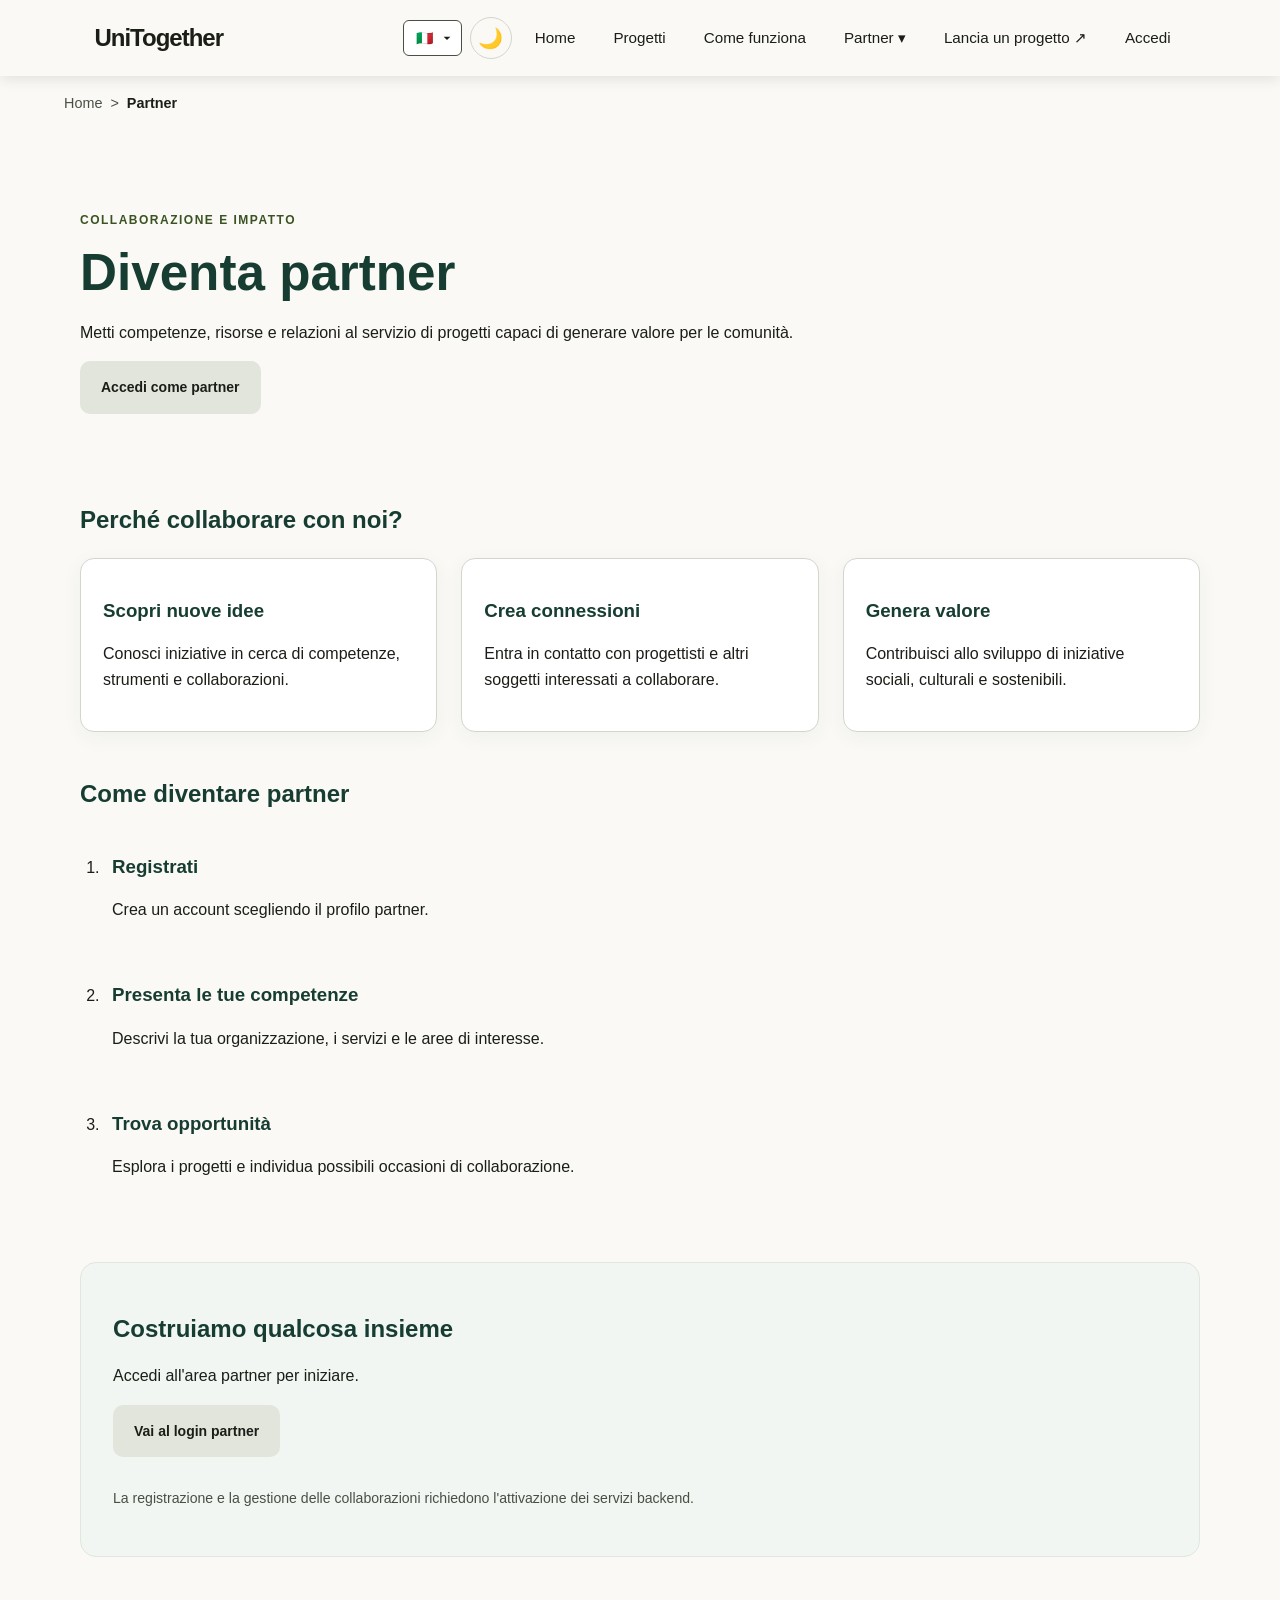
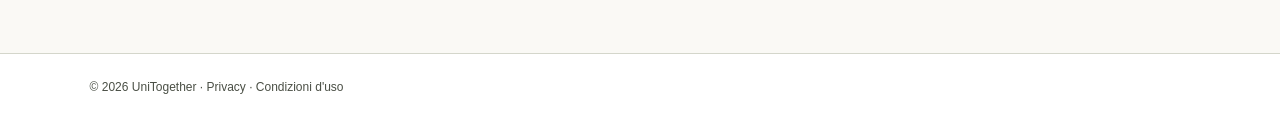
<file: assignment3_gruppoAC/src/partner.html>
<!DOCTYPE html>
<html lang="it">
<head>
  <meta charset="UTF-8">
  <meta name="viewport" content="width=device-width, initial-scale=1.0">
  <title>Partner | UniTogether</title>
  <link rel="stylesheet" href="../stile/stile.css">
  <script src="../js/app.js" defer></script>
</head>
<body>
  <header class="site-header">
    <a class="logo" href="index.html">UniTogether</a>
    <button class="menu-toggle" id="menuToggle"
            aria-label="Apri menu"
            aria-expanded="false"
            aria-controls="mainNav">
      ☰
    </button>

    <nav id="mainNav">
      <div class="language-selector">
        <select id="languageSelect" onchange="cambiaLinguaGoogle(this.value)" aria-label="Seleziona lingua">
          <option value="it">🇮🇹</option>
          <option value="en">🇬🇧</option>
          <option value="es">🇪🇸</option>
          <option value="fr">🇫🇷</option>
          <option value="de">🇩🇪</option>
        </select>
      </div>

      <!-- Contenitore nascosto indispensabile per far funzionare Google Translate -->
      <div id="google_translate_element" style="display:none;"></div>
      <button
              id="themeToggle"
              class="theme-toggle"
              type="button"
              aria-label="Attiva modalità scura"
              aria-pressed="false">
        🌙
      </button>
      <a href="index.html">Home</a>
      <a href="progetti.html">Progetti</a>
      <a href="come-funziona.html">Come funziona</a>
      <div class="partner-dropdown">

        <button class="partner-btn" id="partnerBtn"
                aria-expanded="false" aria-current="page">
          Partner ▾
        </button>

        <div class="partner-menu" id="partnerMenu">

          <!-- BANCHE -->
          <div class="partner-item">
            <button class="submenu-btn" aria-expanded="false">
              Banche <span>›</span>
            </button>

            <div class="partner-submenu">
              <a href="banche/banca1.html">Banca 1</a>
              <a href="banche/banca2.html">Banca 2</a>
              <a href="banche/banca3.html">Banca 3</a>
            </div>
          </div>

          <!-- ENTI PUBBLICI -->
          <div class="partner-item">
            <button class="submenu-btn" aria-expanded="false">
              Enti Pubblici <span>›</span>
            </button>

            <div class="partner-submenu">
              <a href="enti/ente1.html">Ente pubblico 1</a>
              <a href="enti/ente2.html">Ente pubblico 2</a>
              <a href="enti/ente3.html">Ente pubblico 3</a>
            </div>
          </div>

          <!-- FONDAZIONI -->
          <div class="partner-item">
            <button class="submenu-btn" aria-expanded="false">
              Fondazioni <span>›</span>
            </button>

            <div class="partner-submenu">
              <a href="fondazioni/fondazione1.html">Fondazione 1</a>
              <a href="fondazioni/fondazione2.html">Fondazione 2</a>
              <a href="fondazioni/fondazione3.html">Fondazione 3</a>
            </div>
          </div>

          <!-- UNIVERSITÀ -->
          <div class="partner-item">
            <button class="submenu-btn" aria-expanded="false">
              Università <span>›</span>
            </button>

            <div class="partner-submenu">
              <a href="index.html">Università di Torino</a>
              <a href="universita/firenze.html">Università di Firenze</a>
              <a href="universita/bocconi.html">Università Bocconi</a>
              <a href="universita/polito.html">Politecnico di Torino</a>
            </div>
          </div>

        </div>
      </div>
      <a href="aggiungi.html">
            Lancia un progetto ↗
        </a>
      <a href="login.html">Accedi</a>
    </nav>
  </header>

  <nav class="breadcrumbs" aria-label="Percorso">
    <a href="index.html">Home</a>
    <div>&gt;</div>
    <span aria-current="page">Partner</span>
  </nav>

  <main class="container">
    <section class="page-hero">
      <p class="eyebrow">Collaborazione e impatto</p>
      <h1>Diventa partner</h1>
      <p>
        Metti competenze, risorse e relazioni al servizio di progetti
        capaci di generare valore per le comunità.
      </p>
      <a class="btn" href="login.html">Accedi come partner</a>
    </section>

    <section class="section">
      <h2>Perché collaborare con noi?</h2>
      <div class="feature-grid">
        <article class="card">
          <h3>Scopri nuove idee</h3>
          <p>Conosci iniziative in cerca di competenze, strumenti e collaborazioni.</p>
        </article>
        <article class="card">
          <h3>Crea connessioni</h3>
          <p>Entra in contatto con progettisti e altri soggetti interessati a collaborare.</p>
        </article>
        <article class="card">
          <h3>Genera valore</h3>
          <p>Contribuisci allo sviluppo di iniziative sociali, culturali e sostenibili.</p>
        </article>
      </div>
    </section>

    <section class="section">
      <h2>Come diventare partner</h2>
      <ol class="steps-list">
        <li>
          <h3>Registrati</h3>
          <p>Crea un account scegliendo il profilo partner.</p>
        </li>
        <li>
          <h3>Presenta le tue competenze</h3>
          <p>Descrivi la tua organizzazione, i servizi e le aree di interesse.</p>
        </li>
        <li>
          <h3>Trova opportunità</h3>
          <p>Esplora i progetti e individua possibili occasioni di collaborazione.</p>
        </li>
      </ol>
    </section>

    <section class="cta-section">
      <h2>Costruiamo qualcosa insieme</h2>
      <p>Accedi all'area partner per iniziare.</p>
      <a class="btn" href="login.html">Vai al login partner</a>
      <p class="small-text">
        La registrazione e la gestione delle collaborazioni richiedono
        l'attivazione dei servizi backend.
      </p>
    </section>
  </main>

  <footer class="footer-simple">
    © 2026 UniTogether · Privacy · Condizioni d'uso
  </footer>
</body>
</html>
</file>
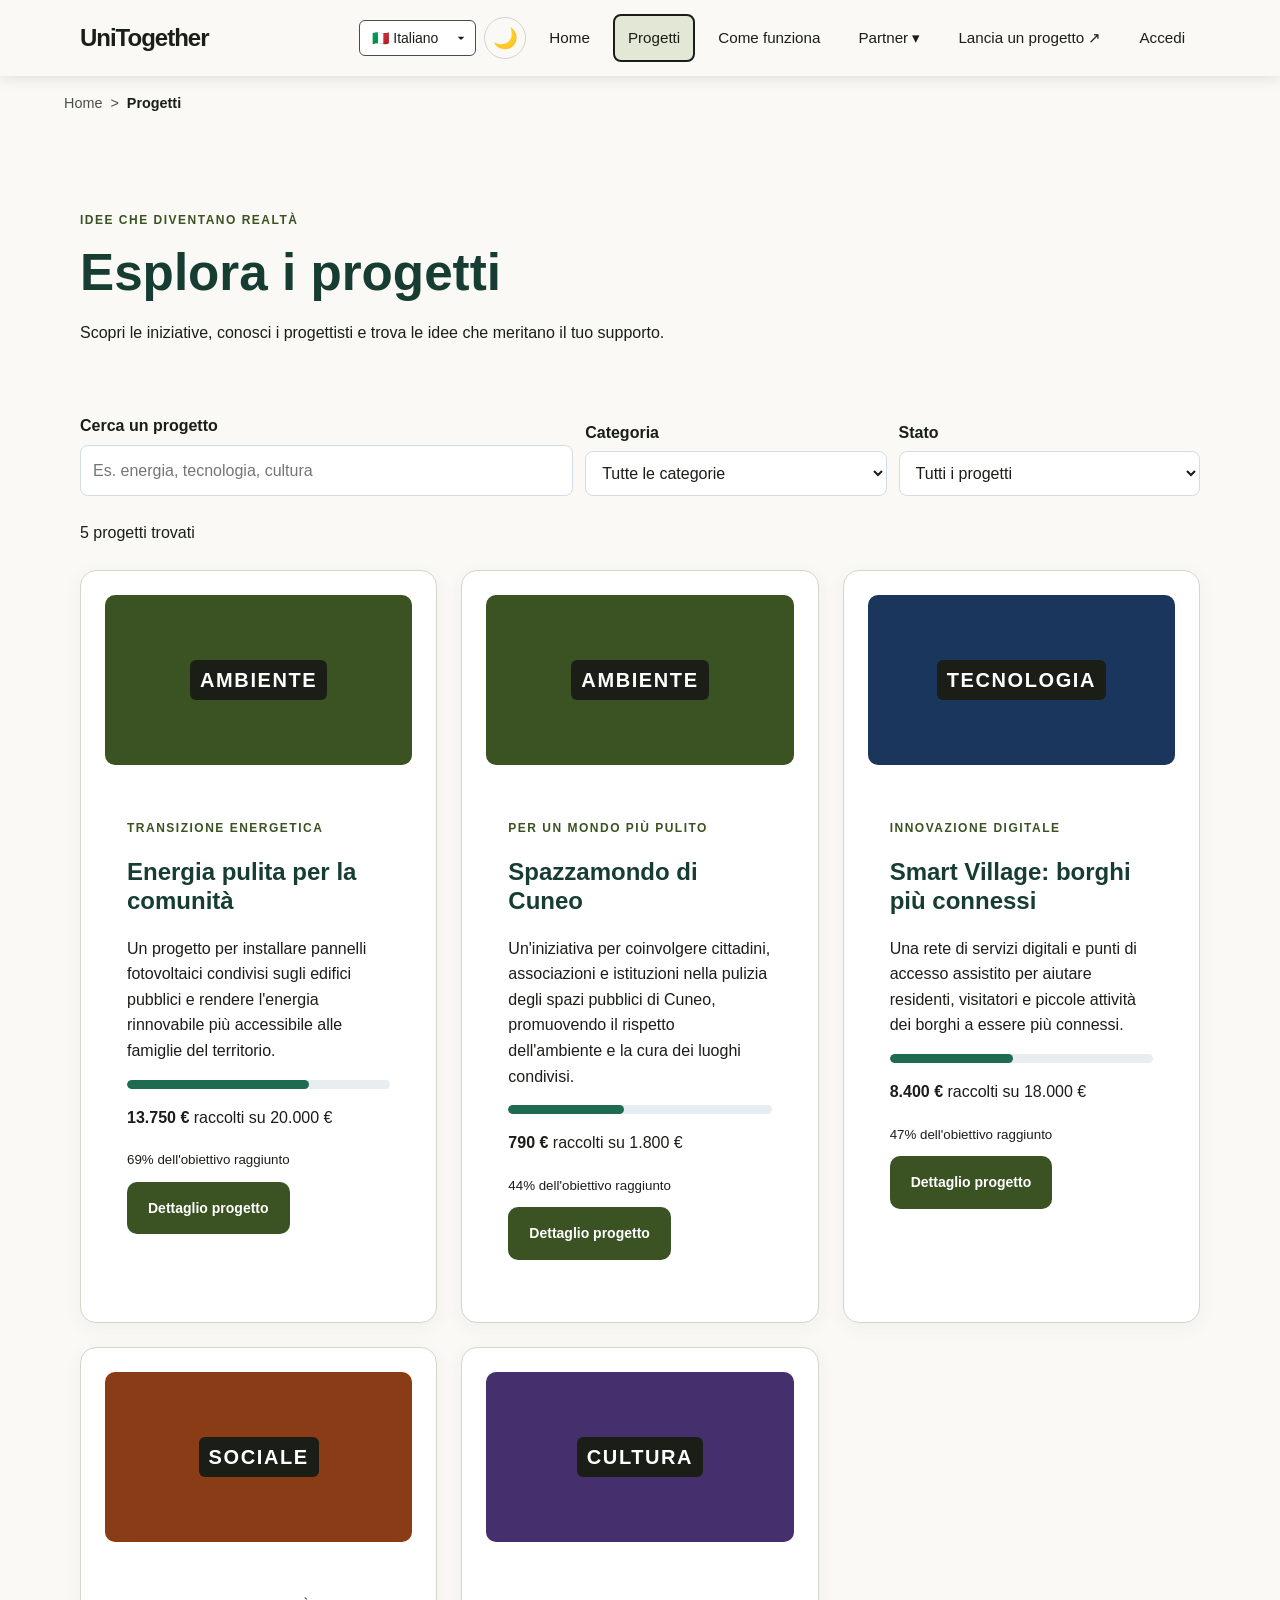
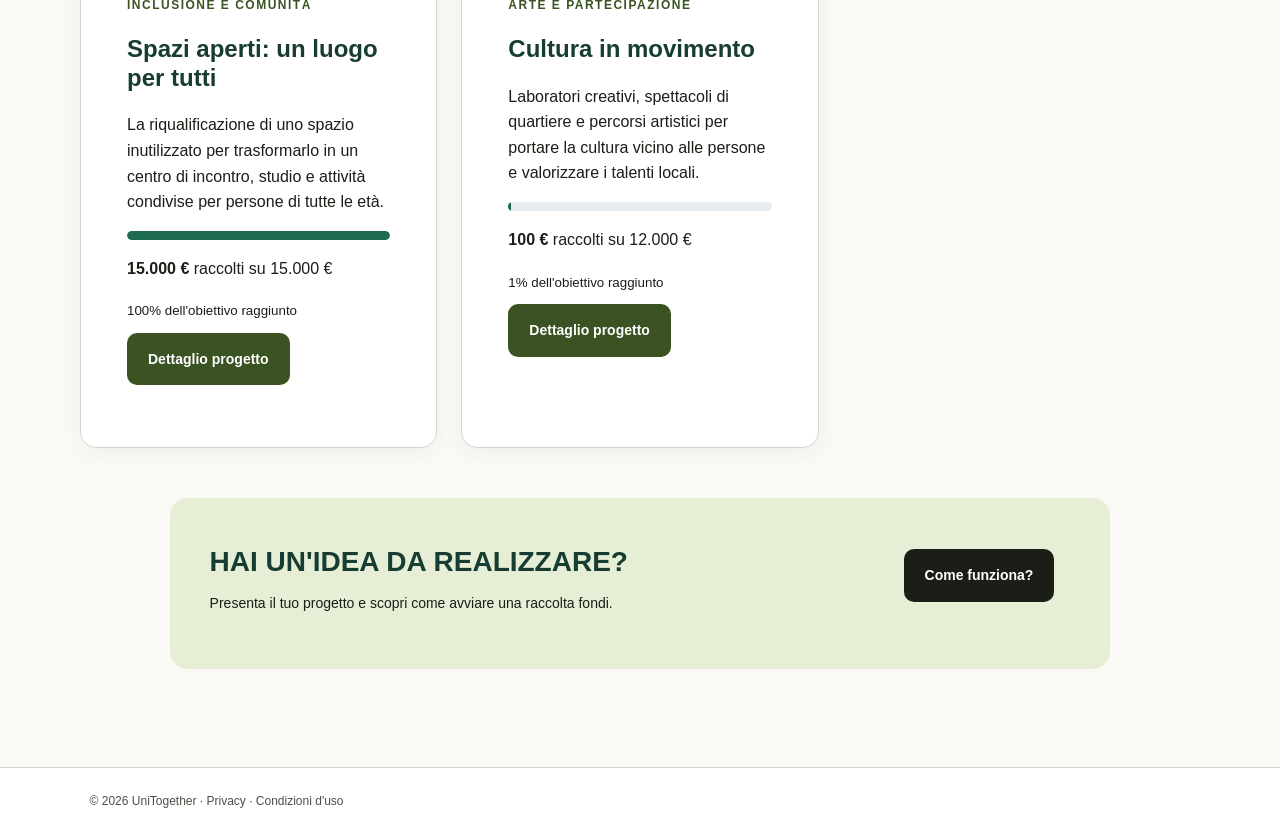
<file: assignment3_gruppoAC/src/progetti.html>
<!DOCTYPE html>
<html lang="it">
<head>
  <meta charset="UTF-8">
  <meta name="viewport" content="width=device-width, initial-scale=1.0">
  <title>Esplora i progetti | UniTogether</title>
  <link rel="stylesheet" href="../stile/stile.css">
  <script src="../js/app.js" defer></script>
  <script src="../dati/progetti-dati.js" defer></script>
  <script src="../js/progetti.js" defer></script>
</head>
<body>
<a href="#mainContent" class="skip-link">Salta al contenuto principale</a>

<header class="site-header">
  <a class="logo" href="index.html">UniTogether</a>

  <button class="menu-toggle" id="menuToggle"
          type="button"
          aria-label="Apri menu di navigazione"
          aria-expanded="false"
          aria-controls="mainNav">
    <span aria-hidden="true">☰</span>
  </button>

  <nav id="mainNav" aria-label="Menu principale">
    <div class="language-selector">
      <label for="languageSelect" class="sr-only">Seleziona lingua</label>
      <select id="languageSelect" name="language" autocomplete="language" onchange="cambiaLinguaGoogle(this.value)" aria-label="Seleziona lingua">
        <option value="it">🇮🇹 Italiano</option>
                <option value="en">🇬🇧 English</option>
                <option value="es">🇪🇸 Español</option>
                <option value="fr">🇫🇷 Français</option>
                <option value="de">🇩🇪 Deutsch</option>
      </select>
    </div>

    <!-- Contenitore nascosto per Google Translate ignorato dagli screen reader -->
    <div id="google_translate_element" hidden></div>

    <button
            id="themeToggle"
            class="theme-toggle"
            type="button"
            aria-label="Attiva modalità scura"
            aria-pressed="false">
      <span aria-hidden="true">🌙</span>
    </button>
    <a href="index.html">Home</a>
    <a href="progetti.html" aria-current="page">Progetti</a>
    <a href="come-funziona.html">Come funziona</a>

    <div class="partner-dropdown">
      <button class="partner-btn" id="partnerBtn" type="button" aria-expanded="false" aria-controls="partnerMenu">
        Partner <span aria-hidden="true">▾</span>
      </button>
      <div class="partner-menu" id="partnerMenu">
        <div class="partner-item">
          <button class="submenu-btn" type="button" aria-expanded="false">Banche <span aria-hidden="true">›</span></button>
          <div class="partner-submenu">
            <a href="errore.html">Banca 1</a>
            <a href="errore.html">Banca 2</a>
            <a href="errore.html">Banca 3</a>
          </div>
        </div>
        <div class="partner-item">
          <button class="submenu-btn" type="button" aria-expanded="false">Enti Pubblici <span aria-hidden="true">›</span></button>
          <div class="partner-submenu">
            <a href="errore.html">Ente pubblico 1</a>
            <a href="errore.html">Ente pubblico 2</a>
            <a href="errore.html">Ente pubblico 3</a>
          </div>
        </div>
        <div class="partner-item">
          <button class="submenu-btn" type="button" aria-expanded="false">Fondazioni <span aria-hidden="true">›</span></button>
          <div class="partner-submenu">
            <a href="errore.html">Fondazione 1</a>
            <a href="errore.html">Fondazione 2</a>
            <a href="errore.html">Fondazione 3</a>
          </div>
        </div>
        <div class="partner-item">
          <button class="submenu-btn" type="button" aria-expanded="false">Università <span aria-hidden="true">›</span></button>
          <div class="partner-submenu">
            <a href="index.html">Università di Torino</a>
            <a href="errore.html">Università di Firenze</a>
            <a href="errore.html">Università Bocconi</a>
            <a href="errore.html">Politecnico di Torino</a>
          </div>
        </div>
      </div>
    </div>

    <a href="aggiungi.html">Lancia un progetto <span aria-hidden="true">↗</span></a>
    <a href="login.html">Accedi</a>
  </nav>
</header>

<nav class="breadcrumbs" aria-label="Percorso">
  <a href="index.html">Home</a><span aria-hidden="true">&gt;</span><span aria-current="page">Progetti</span>
</nav>

<main class="container" id="mainContent">
  <section class="page-hero">
    <p class="eyebrow">Idee che diventano realtà</p>
    <h1>Esplora i progetti</h1>
    <p>Scopri le iniziative, conosci i progettisti e trova le idee che meritano il tuo supporto.</p>
  </section>

  <section class="project-filters" aria-label="Filtri di ricerca progetti">
    <div>
      <label for="searchProject">Cerca un progetto</label>
      <input id="searchProject" type="search" autocomplete="off" placeholder="Es. energia, tecnologia, cultura">
    </div>

    <div>
      <label for="categoryFilter">Categoria</label>
      <select id="categoryFilter" autocomplete="off">
        <option value="">Tutte le categorie</option>
      </select>
    </div>

    <div>
      <label for="statusFilter">Stato</label>
      <select id="statusFilter" autocomplete="off">
        <option value="">Tutti i progetti</option>
        <option value="completato">Obiettivo raggiunto</option>
      </select>
    </div>
  </section>

  <p id="resultCount" aria-live="polite"></p>
  <section class="project-grid" id="projectGrid" aria-label="Elenco progetti" aria-live="polite"></section>
  <p id="emptyState" hidden>Nessun progetto corrisponde ai criteri selezionati. Prova a modificare la ricerca o i filtri.</p>
  <p id="loadError" role="alert" hidden>Non è stato possibile caricare i progetti. Controlla il file JSON e riprova.</p>

  <section class="call-to-action">
    <div>
      <h2>HAI UN'IDEA DA REALIZZARE?</h2>
      <p>Presenta il tuo progetto e scopri come avviare una raccolta fondi.</p>
    </div>
    <a href="come-funziona.html" class="btn dark-btn">Come funziona?</a>
  </section>
</main>

<footer class="footer-simple">
  © 2026 UniTogether · Privacy · Condizioni d'uso
</footer>
</body>
</html>
</file>
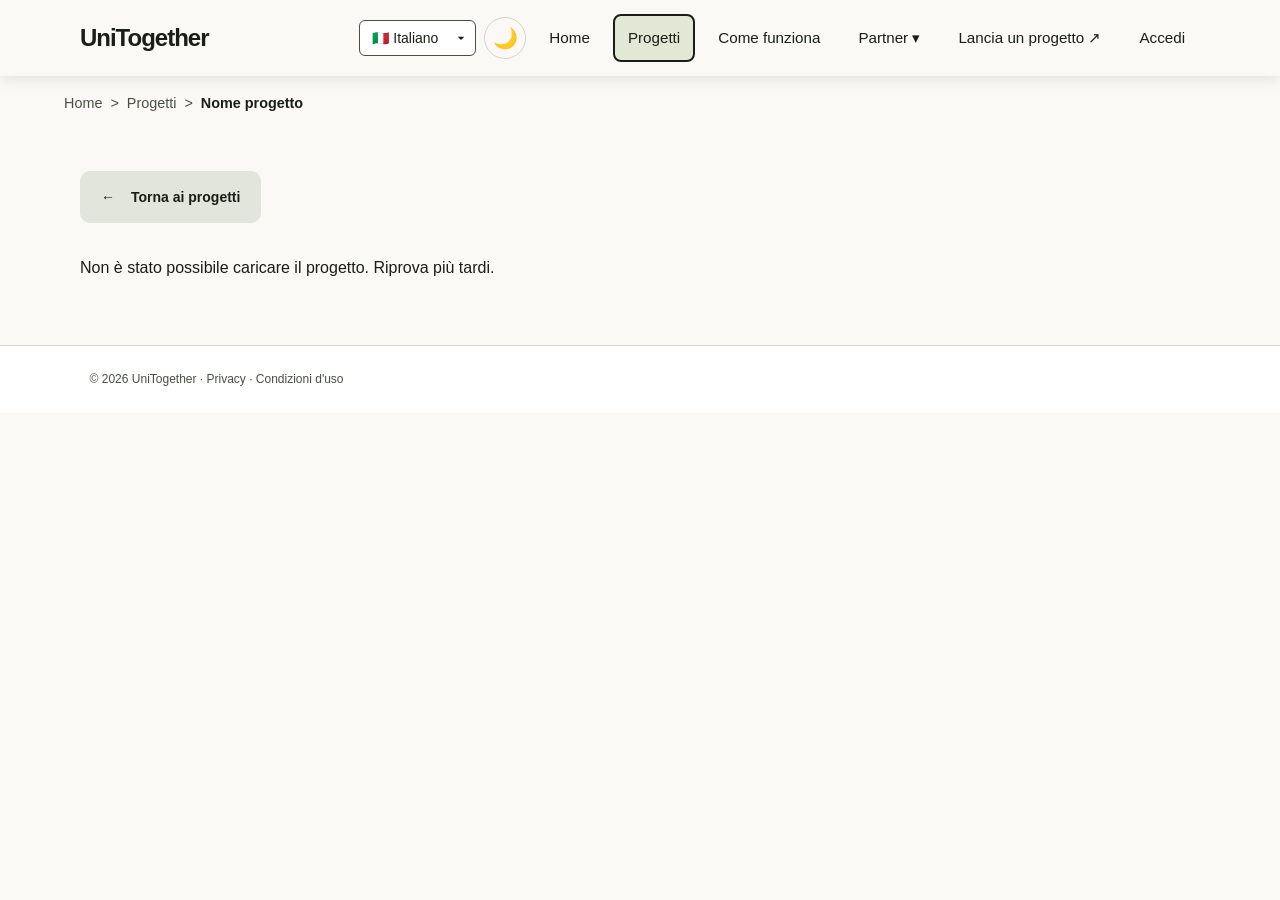
<file: assignment3_gruppoAC/src/progetto.html>
<!DOCTYPE html>
<html lang="it">
<head>
  <meta charset="UTF-8">
  <meta name="viewport" content="width=device-width, initial-scale=1.0">
  <title>Dettaglio progetto | UniTogether</title>
  <link rel="stylesheet" href="../stile/stile.css">
  <script src="../js/app.js" defer></script>
  <script src="../dati/progetti-dati.js" defer></script>
  <script src="../js/progetto.js" defer></script>
</head>
<body>
<a href="#mainContent" class="skip-link">Salta al contenuto principale</a>

<header class="site-header">
  <a class="logo" href="index.html">UniTogether</a>

  <button class="menu-toggle" id="menuToggle"
          type="button"
          aria-label="Apri menu di navigazione"
          aria-expanded="false"
          aria-controls="mainNav">
    <span aria-hidden="true">☰</span>
  </button>

  <nav id="mainNav" aria-label="Menu principale">
    <div class="language-selector">
      <label for="languageSelect" class="sr-only">Seleziona lingua</label>
      <select id="languageSelect" name="language" autocomplete="language" onchange="cambiaLinguaGoogle(this.value)" aria-label="Seleziona lingua">
        <option value="it">🇮🇹 Italiano</option>
                <option value="en">🇬🇧 English</option>
                <option value="es">🇪🇸 Español</option>
                <option value="fr">🇫🇷 Français</option>
                <option value="de">🇩🇪 Deutsch</option>
      </select>
    </div>

    <!-- Contenitore nascosto per Google Translate ignorato dagli screen reader -->
    <div id="google_translate_element" hidden></div>

    <button
            id="themeToggle"
            class="theme-toggle"
            type="button"
            aria-label="Attiva modalità scura"
            aria-pressed="false">
      <span aria-hidden="true">🌙</span>
    </button>
    <a href="index.html">Home</a>
    <a href="progetti.html" aria-current="page">Progetti</a>
    <a href="come-funziona.html">Come funziona</a>

    <div class="partner-dropdown">
      <button class="partner-btn" id="partnerBtn" type="button" aria-expanded="false" aria-controls="partnerMenu">
        Partner <span aria-hidden="true">▾</span>
      </button>
      <div class="partner-menu" id="partnerMenu">
        <div class="partner-item">
          <button class="submenu-btn" type="button" aria-expanded="false">Banche <span aria-hidden="true">›</span></button>
          <div class="partner-submenu">
            <a href="errore.html">Banca 1</a>
            <a href="errore.html">Banca 2</a>
            <a href="errore.html">Banca 3</a>
          </div>
        </div>
        <div class="partner-item">
          <button class="submenu-btn" type="button" aria-expanded="false">Enti Pubblici <span aria-hidden="true">›</span></button>
          <div class="partner-submenu">
            <a href="errore.html">Ente pubblico 1</a>
            <a href="errore.html">Ente pubblico 2</a>
            <a href="errore.html">Ente pubblico 3</a>
          </div>
        </div>
        <div class="partner-item">
          <button class="submenu-btn" type="button" aria-expanded="false">Fondazioni <span aria-hidden="true">›</span></button>
          <div class="partner-submenu">
            <a href="errore.html">Fondazione 1</a>
            <a href="errore.html">Fondazione 2</a>
            <a href="errore.html">Fondazione 3</a>
          </div>
        </div>
        <div class="partner-item">
          <button class="submenu-btn" type="button" aria-expanded="false">Università <span aria-hidden="true">›</span></button>
          <div class="partner-submenu">
            <a href="index.html">Università di Torino</a>
            <a href="errore.html">Università di Firenze</a>
            <a href="errore.html">Università Bocconi</a>
            <a href="errore.html">Politecnico di Torino</a>
          </div>
        </div>
      </div>
    </div>

    <a href="aggiungi.html">Lancia un progetto <span aria-hidden="true">↗</span></a>
    <a href="login.html">Accedi</a>
  </nav>
</header>

<nav class="breadcrumbs" aria-label="Percorso">
  <a href="index.html">Home</a><span aria-hidden="true">&gt;</span>
  <a href="progetti.html">Progetti</a><span aria-hidden="true">&gt;</span>
  <span id="breadcrumbProjectTitle" aria-current="page">Nome progetto</span>
</nav>

<main id="mainContent" class="container">
  <p><a href="progetti.html" class="btn"><span aria-hidden="true">←</span> Torna ai progetti</a></p>
  <p id="detailError" role="alert" hidden>Il progetto richiesto non è stato trovato o non è stato possibile caricarlo. <a href="progetti.html">Torna all'elenco dei progetti</a>.</p>

  <section class="project-detail" id="projectDetail" hidden>
    <div>
      <div class="project-image project-image-green detail-image" id="detailImage">
        <span id="projectCategory">Categoria</span>
      </div>

      <!-- 2. SOTTOTITOLO -->
      <p id="projectSubtitle" style="font-size: 1.15rem; color: var(--muted); font-weight: 500; margin-top: -8px; margin-bottom: 24px;"></p>

      <!-- 1. TITOLO (testo segnaposto per validazione statica, sovrascritto da JS) -->
      <h1 id="projectTitle">Dettaglio del progetto</h1>

      <div id="projectWebsiteContainer" hidden>
        <a id="projectWebsite" class="btn" href="#" target="_blank" rel="noopener noreferrer">
          Vai al sito
        </a>
      </div>

      <!-- 3. LA NOSTRA IDEA -->
      <h2>La nostra idea</h2>
      <p id="projectIdea"></p>

      <!-- 4. DESCRIZIONE COMPLETA -->
      <h2>Descrizione completa</h2>
      <p id="projectDescription"></p>

      <!-- 5. CHI C'È DIETRO -->
      <h2>Chi c'è dietro</h2>
      <p><span id="projectTeam"></span></p>

      <!-- 6. IMPATTO -->
      <div id="impactSection">
        <h2>Come verranno utilizzati i fondi?</h2>
        <p id="projectImpact"></p>
      </div>
    </div>

    <aside class="project-summary card" aria-label="Riepilogo raccolta fondi">
      <p class="eyebrow">Obiettivo di raccolta</p>
      <h2 id="raisedAmount">0 €</h2>
      <p>raccolti su <strong id="targetAmount">0 €</strong></p>
      <div class="progress-track" aria-hidden="true"><span id="progressBar"></span></div>
      <p id="progressLabel" aria-live="polite"></p>
      <p><strong id="supporterCount">0</strong> sostenitori</p>
      <p><strong id="giorniMancanti">0</strong> giorni al termine</p>
      <p id="projectStatus"></p>
      <button class="btn" id="supportButton" type="button">Sostieni il progetto</button>
      <p class="small-text">La raccolta e i dati mostrati sono dimostrativi.</p>

      <!-- Form di donazione -->
      <div id="donationFormContainer" style="display: none; margin-top: 15px; padding: 20px; background: #f9f9f9; border-radius: 8px; border: 1px solid #ddd;">
        <h3 style="margin-bottom: 10px;">Sostieni questo progetto</h3>
        <form id="donationForm">
          <div class="form-group" style="margin-bottom: 10px;">
            <label for="donationAmount" style="display: block; margin-bottom: 5px; font-size: 0.875rem;">Seleziona o inserisci l'importo (€):</label>
            <div class="preset-amounts" style="display: flex; gap: 5px; margin-bottom: 10px;">
              <button type="button" class="amount-btn" data-amount="10" style="flex:1; padding: 6px;">10€</button>
              <button type="button" class="amount-btn" data-amount="25" style="flex:1; padding: 6px;">25€</button>
              <button type="button" class="amount-btn" data-amount="50" style="flex:1; padding: 6px;">50€</button>
              <button type="button" class="amount-btn" data-amount="100" style="flex:1; padding: 6px;">100€</button>
            </div>
            <input type="number" id="donationAmount" name="donationAmount" autocomplete="off" min="1" placeholder="Altra cifra (€)" required style="width: 100%; padding: 8px; box-sizing: border-box;">
          </div>
          <div class="form-group" style="margin-bottom: 10px; font-size: 0.875rem;">
            <input type="checkbox" id="anonimoDonation" name="anonimoDonation">
            <label for="anonimoDonation">Dona in modo anonimo</label>
          </div>
          <button type="submit" class="btn-primary" style="width: 100%; padding: 10px; cursor: pointer;">Conferma Donazione</button>
          <p id="donationMessage" style="margin-top: 10px; font-weight: bold; font-size: 0.875rem; text-align: center;" aria-live="polite"></p>
        </form>
      </div>

      <p id="supportMessage" aria-live="polite"></p>
    </aside>
  </section>
</main>

<footer class="footer-simple">
  © 2026 UniTogether · Privacy · Condizioni d'uso
</footer>
</body>
</html>
</file>
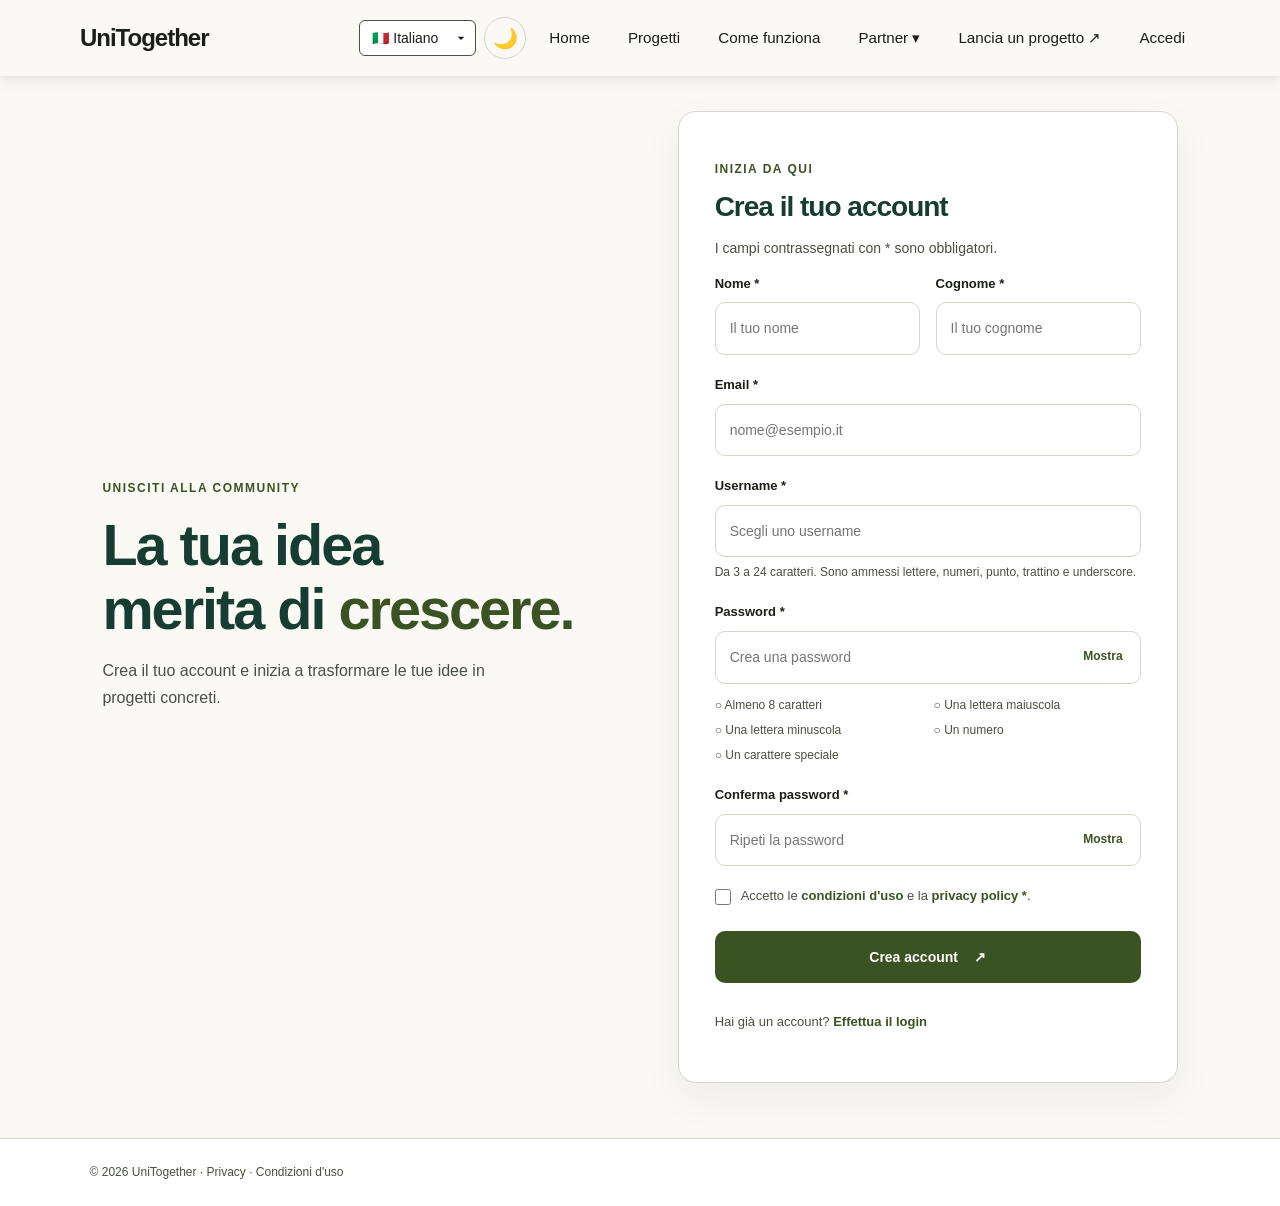
<file: assignment3_gruppoAC/src/registrazione.html>
<!DOCTYPE html>
<html lang="it">
<head>
    <meta charset="UTF-8">
    <meta name="viewport" content="width=device-width, initial-scale=1.0">
    <title>Registrazione | UniTogether</title>
    <link rel="stylesheet" href="../stile/stile.css">
    <style>
        .form-group {
            display: flex;
            flex-direction: column;
            flex-wrap: wrap;
            width: 100%;
            max-width: 100%;
        }
        .password-box, .terms {
            display: flex;
            flex-wrap: wrap;
            max-width: 100%;
        }
        label, input {
            max-width: 100%;
            box-sizing: border-box;
        }
        .form-group input:not([type="checkbox"]) {
            width: 100%;
        }
    </style>
    <script src="../js/app.js" defer></script>
</head>
<body class="auth-page">
<a href="#mainContent" class="skip-link">Salta al contenuto principale</a>

<header class="site-header">
    <a class="logo" href="index.html">UniTogether</a>

    <button class="menu-toggle" id="menuToggle"
            type="button"
            aria-label="Apri menu di navigazione"
            aria-expanded="false"
            aria-controls="mainNav">
        <span aria-hidden="true">☰</span>
    </button>

    <nav id="mainNav" aria-label="Menu principale">
        <div class="language-selector">
            <label for="languageSelect" class="sr-only">Seleziona lingua</label>
            <select id="languageSelect" name="language" autocomplete="language" onchange="cambiaLinguaGoogle(this.value)" aria-label="Seleziona lingua">
                <option value="it">🇮🇹 Italiano</option>
                <option value="en">🇬🇧 English</option>
                <option value="es">🇪🇸 Español</option>
                <option value="fr">🇫🇷 Français</option>
                <option value="de">🇩🇪 Deutsch</option>
            </select>
        </div>

        <!-- Contenitore nascosto per Google Translate ignorato dagli screen reader -->
        <div id="google_translate_element" hidden></div>

        <button
                id="themeToggle"
                class="theme-toggle"
                type="button"
                aria-label="Attiva modalità scura"
                aria-pressed="false">
            <span aria-hidden="true">🌙</span>
        </button>
        <a href="index.html">Home</a>
        <a href="progetti.html">Progetti</a>
        <a href="come-funziona.html">Come funziona</a>

        <div class="partner-dropdown">
            <button class="partner-btn" id="partnerBtn" type="button" aria-expanded="false" aria-controls="partnerMenu">
                Partner <span aria-hidden="true">▾</span>
            </button>
            <div class="partner-menu" id="partnerMenu">
                <div class="partner-item">
                    <button class="submenu-btn" type="button" aria-expanded="false">Banche <span aria-hidden="true">›</span></button>
                    <div class="partner-submenu">
                        <a href="errore.html">Banca 1</a>
                        <a href="errore.html">Banca 2</a>
                        <a href="errore.html">Banca 3</a>
                    </div>
                </div>
                <div class="partner-item">
                    <button class="submenu-btn" type="button" aria-expanded="false">Enti Pubblici <span aria-hidden="true">›</span></button>
                    <div class="partner-submenu">
                        <a href="errore.html">Ente pubblico 1</a>
                        <a href="errore.html">Ente pubblico 2</a>
                        <a href="errore.html">Ente pubblico 3</a>
                    </div>
                </div>
                <div class="partner-item">
                    <button class="submenu-btn" type="button" aria-expanded="false">Fondazioni <span aria-hidden="true">›</span></button>
                    <div class="partner-submenu">
                        <a href="errore.html">Fondazione 1</a>
                        <a href="errore.html">Fondazione 2</a>
                        <a href="errore.html">Fondazione 3</a>
                    </div>
                </div>
                <div class="partner-item">
                    <button class="submenu-btn" type="button" aria-expanded="false">Università <span aria-hidden="true">›</span></button>
                    <div class="partner-submenu">
                        <a href="index.html">Università di Torino</a>
                        <a href="errore.html">Università di Firenze</a>
                        <a href="errore.html">Università Bocconi</a>
                        <a href="errore.html">Politecnico di Torino</a>
                    </div>
                </div>
            </div>
        </div>

        <a href="aggiungi.html">Lancia un progetto <span aria-hidden="true">↗</span></a>
        <a href="login.html">Accedi</a>
    </nav>
</header>

<main id="mainContent" class="registration-layout">

    <section class="registration-intro">
        <p class="eyebrow">UNISCITI ALLA COMMUNITY</p>
        <h1>La tua idea<br>merita di <span>crescere.</span></h1>
        <p>
            Crea il tuo account e inizia a trasformare
            le tue idee in progetti concreti.
        </p>
    </section>

    <section class="registration-card">

        <p class="eyebrow">INIZIA DA QUI</p>
        <h2>Crea il tuo account</h2>
        <p class="muted">I campi contrassegnati con * sono obbligatori.</p>

        <form id="registrationForm" novalidate>

            <div class="two-columns">

                <div class="form-group">
                    <label for="nome">Nome *</label>
                    <input type="text" id="nome" name="nome"
                           autocomplete="given-name"
                           placeholder="Il tuo nome" required>
                    <small class="error" aria-live="polite"></small>
                </div>

                <div class="form-group">
                    <label for="cognome">Cognome *</label>
                    <input type="text" id="cognome" name="cognome"
                           autocomplete="family-name"
                           placeholder="Il tuo cognome" required>
                    <small class="error" aria-live="polite"></small>
                </div>

            </div>

            <div class="form-group">
                <label for="email">Email *</label>
                <input type="email" id="email" name="email"
                       autocomplete="email"
                       placeholder="nome@esempio.it" required>
                <small class="error" aria-live="polite"></small>
            </div>

            <div class="form-group">
                <label for="username">Username *</label>
                <input type="text" id="username" name="username"
                       autocomplete="username"
                       placeholder="Scegli uno username"
                       minlength="3" maxlength="24" required>
                <small class="hint" id="usernameHint">
                    Da 3 a 24 caratteri. Sono ammessi lettere,
                    numeri, punto, trattino e underscore.
                </small>
                <small class="error" aria-live="polite"></small>
            </div>

            <div class="form-group">
                <label for="password">Password *</label>

                <div class="password-box">
                    <input type="password" id="password" name="password"
                           placeholder="Crea una password"
                           autocomplete="new-password" required>

                    <button type="button" class="show-password"
                            data-target="password"
                            aria-label="Mostra password">Mostra</button>
                </div>

                <div class="password-rules" aria-live="polite">
                    <p data-rule="length"><span aria-hidden="true">○</span> Almeno 8 caratteri</p>
                    <p data-rule="upper"><span aria-hidden="true">○</span> Una lettera maiuscola</p>
                    <p data-rule="lower"><span aria-hidden="true">○</span> Una lettera minuscola</p>
                    <p data-rule="number"><span aria-hidden="true">○</span> Un numero</p>
                    <p data-rule="special"><span aria-hidden="true">○</span> Un carattere speciale</p>
                </div>

                <small class="error" aria-live="polite"></small>
            </div>

            <div class="form-group">
                <label for="confirmPassword">Conferma password *</label>

                <div class="password-box">
                    <input type="password" id="confirmPassword" name="confirmPassword"
                           placeholder="Ripeti la password"
                           autocomplete="new-password" required>

                    <button type="button" class="show-password"
                            data-target="confirmPassword"
                            aria-label="Mostra conferma password">Mostra</button>
                </div>

                <small class="error" aria-live="polite"></small>
            </div>

            <div class="terms">
                <input type="checkbox" id="terms" name="terms" required>
                <label for="terms">
                    Accetto le <a href="errore.html">condizioni d'uso</a>
                    e la <a href="errore.html">privacy policy *</a>.
                </label>
            </div>

            <small id="termsError" class="error" aria-live="polite"></small>

            <button type="submit" class="btn primary-btn">
                <span>Crea account</span> <span aria-hidden="true">↗</span>
            </button>

            <p id="registrationMessage" class="form-message"
               aria-live="polite"></p>

        </form>

        <p class="register-link">
            Hai già un account?
            <a href="login.html">Effettua il login</a>
        </p>

    </section>

</main>

<footer class="footer-simple">
    © 2026 UniTogether · Privacy · Condizioni d'uso
</footer>

</body>
</html>
</file>
<file: assignment3_gruppoAC/stile/stile.css>
/* Pagine catalogo, dettaglio e informazioni */

[hidden] {
    display: none !important;
}

:root {
    --bg: #faf9f5;
    --green: #cbe665;
    --green-dark: #3b5323;
    --text: #1a1e17;
    --muted: #4a4f45;
    --border: #d4d6cb;
    --white: #ffffff;
    --focus-ring: #1a1e17;
    --error: #a6261d;
    --success: #3b5e22;
}

*, *::before, *::after {
    box-sizing: border-box;
}

html {
    scroll-behavior: smooth;
}

body {
    margin: 0;
    background-color: var(--bg);
    color: var(--text);
    font-family: 'DM Sans', sans-serif;
    font-size: 1rem;
    line-height: 1.6;
    -webkit-font-smoothing: antialiased;
}

a {
    color: inherit;
    text-decoration: none;
}

button, input, select, textarea {
    font: inherit;
}

/* Focus visibile conforme a G195 su tutti gli elementi interattivi */
a:focus,
a:focus-visible,
button:focus,
button:focus-visible,
input:focus,
input:focus-visible,
select:focus,
select:focus-visible,
textarea:focus,
textarea:focus-visible,
summary:focus,
summary:focus-visible,
.btn:focus,
.btn:focus-visible,
.partner-btn:focus,
.partner-btn:focus-visible,
.submenu-btn:focus,
.submenu-btn:focus-visible,
.language-selector select:focus,
.language-selector select:focus-visible {
    outline: 3px solid #1a1e17 !important;
    outline-offset: 2px !important;
}

html[data-theme="dark"] a:focus,
html[data-theme="dark"] a:focus-visible,
html[data-theme="dark"] button:focus,
html[data-theme="dark"] button:focus-visible,
html[data-theme="dark"] input:focus,
html[data-theme="dark"] input:focus-visible,
html[data-theme="dark"] select:focus,
html[data-theme="dark"] select:focus-visible,
html[data-theme="dark"] textarea:focus,
html[data-theme="dark"] textarea:focus-visible {
    outline: 3px solid #ffffff !important;
    outline-offset: 2px !important;
}

.page-hero {
    padding: 2.75rem 0 1.75rem;
    max-width: 48.125rem;
}

.page-hero h1 {
    margin: 0.625rem 0 1rem;
}

.eyebrow {
    color: var(--green-dark);
    font-size: 0.75rem;
    font-weight: 800;
    letter-spacing: 0.09375rem;
    text-transform: uppercase;
}

.project-filters {
    display: grid;
    grid-template-columns: 1.8fr 1.1fr 1.1fr;
    gap: 0.75rem;
    align-items: end;
    margin: 1.5rem 0;
}

.project-filters label {
    display: block;
    margin-bottom: 0.375rem;
    font-weight: 600;
}

.project-filters input,
.project-filters select {
    width: 100%;
    min-width: 0;
    padding: 0.75rem;
    border: 1px solid #d4dbe2;
    border-radius: 0.5rem;
    background-color: #ffffff;
    color: var(--text);
    font: inherit;
}

.project-grid,
.feature-grid {
    display: grid;
    grid-template-columns: repeat(3, minmax(0, 1fr));
    gap: 1.5rem;
    margin: 1.5rem 0 3rem;
}

.project-card,
.card {
    border: 1px solid var(--border);
    border-radius: 0.875rem;
    overflow: hidden;
    background-color: #ffffff;
    color: #1a1e17;
    box-shadow: 0 5px 20px rgba(23, 61, 50, 0.05);
}

.project-content,
.card {
    padding: 1.375rem;
}

.project-image {
    min-height: 10.625rem;
    display: grid;
    place-items: center;
    margin-bottom: 1.25rem;
    padding: 1.25rem;
    border-radius: 0.625rem;
    background-color: #3b5323;
    color: #ffffff;
    font-size: 1.25rem;
    letter-spacing: 0.08em;
}

.project-image span {
    background-color: #1a1e17 !important;
    color: #ffffff !important;
    padding: 0.25rem 0.625rem;
    border-radius: 0.375rem;
    font-weight: 700;
}

.project-image-green {
    background-color: #3b5323 !important;
}

.project-image-blue {
    background-color: #1b365d !important;
}

.project-image-orange {
    background-color: #8a3c16 !important;
}

.project-image-purple {
    background-color: #462f6d !important;
}

.progress-track {
    width: 100%;
    height: 0.5625rem;
    overflow: hidden;
    border-radius: 999px;
    background-color: #e8edf1;
    margin: 0.875rem 0;
}

.progress-track span {
    display: block;
    height: 100%;
    border-radius: inherit;
    background-color: #1f6b52;
}

.project-content .btn,
.project-summary .btn {
    display: inline-block;
    margin-top: 0.625rem;
}

.project-detail {
    display: grid;
    grid-template-columns: minmax(0, 2fr) minmax(16.25rem, 1fr);
    gap: 2rem;
    align-items: start;
    padding-bottom: 3rem;
}

.detail-image {
    min-height: 16.25rem;
    border-radius: 0.875rem;
    margin-bottom: 1.75rem;
}

.project-subtitle {
    font-size: 1.15rem;
    color: var(--muted);
    font-weight: 500;
    margin-top: -0.5rem;
    margin-bottom: 1.5rem;
}

.project-summary {
    position: sticky;
    top: 1.25rem;
}

.project-summary .btn {
    width: 100%;
    text-align: start;
}

.small-text {
    font-size: 0.88rem;
    color: var(--muted);
}

.steps-list {
    padding-left: 1.5rem;
}

.steps-list li {
    padding: 0.5rem 0 1.125rem 0.5rem;
}

.faq-item {
    padding: 1.125rem 0;
    border-bottom: 1px solid #e2e7ec;
}

.faq-item summary {
    cursor: pointer;
    font-weight: 600;
}

.faq-item p {
    line-height: 1.7;
}

.cta-section {
    margin: 3rem 0;
    padding: 2rem;
    border-radius: 1rem;
    background-color: #f1f6f3;
    border: 1px solid #e0e7df;
}

.site-footer {
    padding: 1.5rem;
    margin-top: 2.5rem;
    text-align: center;
    border-top: 1px solid #e2e7ec;
    background-color: #173d32;
    color: #ffffff;
}

.navbar {
    min-height: 4.875rem;
    padding: 0.9375rem 7%;
    display: flex;
    justify-content: space-between;
    align-items: center;
    gap: 1.5625rem;
    border-bottom: 1px solid var(--border);
    background-color: var(--white);
}

.logo {
    font: 800 1.375rem 'Manrope', sans-serif;
    letter-spacing: -0.0625rem;
    white-space: nowrap;
}

.logo span {
    font-weight: 400;
    color: var(--muted);
}

.navigation, .nav-actions {
    display: flex;
    align-items: center;
    gap: 1.5625rem;
}

.navigation a, .back-link {
    font-size: 0.875rem;
    font-weight: 600;
    color: var(--muted);
}

.navigation a:hover, .navigation .current {
    color: var(--text);
}

.btn {
    display: inline-flex;
    align-items: center;
    justify-content: space-between;
    margin-bottom: 1rem;
    margin-right: 1rem;
    gap: 1rem;
    padding: 0.875rem 1.25rem;
    border: 1px solid transparent;
    border-radius: 0.625rem;
    font-size: 0.875rem;
    font-weight: 700;
    cursor: pointer;
    transition: transform 0.2s ease, background-color 0.2s ease;
    background-color: #e2e5dc;
    color: #1a1e17;
}

.btn:hover {
    transform: translateY(-2px);
}

.primary-btn {
    background-color: var(--green-dark);
    color: var(--white);
}

.secondary-btn {
    border-color: var(--border);
    background-color: #faf9f5;
    color: var(--text);
}

.dark-btn {
    background-color: #1a1e17;
    color: #ffffff;
}

.small-btn {
    padding: 0.625rem 0.875rem;
    font-size: 0.8125rem;
}

.menu-toggle {
    display: none;
    border: 0;
    background-color: #faf9f5;
    color: #1a1e17;
    font-size: 1.6875rem;
    cursor: pointer;
    padding: 0.3125rem;
}

/* HOME */

.hero {
    min-height: 35.625rem;
    padding: 4.6875rem 10%;
    display: grid;
    grid-template-columns: 1fr 1fr;
    gap: 3.125rem;
    align-items: center;
    background-color: #faf9f5;
    color: #1a1e17;
}

.hero h1, .login-intro h1, .registration-intro h1 {
    font: 600 clamp(2.25rem, 4.5vw, 3.75rem)/1.1 'Manrope', sans-serif;
    letter-spacing: -0.125rem;
    margin: 1rem 0;
}

.hero h1 span, .login-intro h1 span,
.registration-intro h1 span, .section-title h2 span {
    color: var(--green-dark);
}

.hero-text > p:not(.eyebrow) {
    max-width: 30rem;
    color: var(--muted);
    font-size: 1rem;
    line-height: 1.7;
}

.hero-actions {
    display: flex;
    gap: 0.75rem;
    flex-wrap: wrap;
    margin-top: 1.5625rem;
}

.statistics {
    display: flex;
    gap: 2.1875rem;
    margin-top: 2.8125rem;
    padding-top: 1.25rem;
    border-top: 1px solid var(--border);
}

.statistics div {
    display: flex;
    flex-direction: column;
}

.statistics strong {
    font: 800 1.5rem 'Manrope', sans-serif;
}

.statistics small {
    color: var(--muted);
    font-size: 0.75rem;
}

.hero-illustration {
    min-height: 25rem;
    display: grid;
    place-items: center;
    position: relative;
}

.illustration-circle {
    position: absolute;
    width: 20.625rem;
    height: 20.625rem;
    display: grid;
    place-items: center;
    border: 1px solid var(--border);
    border-radius: 50%;
    color: #d1d9c2;
    font-size: 15rem;
}

.illustration-card {
    position: relative;
    z-index: 1;
    width: min(20rem, 90%);
    padding: 1.5rem;
    background-color: var(--white);
    border: 1px solid var(--border);
    border-radius: 1.125rem;
    box-shadow: 0 20px 45px rgba(26, 30, 23, 0.08);
    transform: rotate(2deg);
}

.badge {
    display: inline-block;
    padding: 0.375rem 0.75rem;
    border-radius: 1.25rem;
    background-color: #e8f2d1;
    color: var(--green-dark);
    font-size: 0.6875rem;
    font-weight: 800;
}

.illustration-art {
    height: 8.125rem;
    margin: 0.9375rem 0;
    border-radius: 0.625rem;
    background-color: #edf5db;
    display: grid;
    place-items: center;
    font-size: 4.375rem;
}

.illustration-card h3, .project-card h3 {
    font: 700 1.125rem 'Manrope', sans-serif;
    margin: 0.5rem 0;
}

.illustration-card p:not(.eyebrow),
.project-card > p:not(.eyebrow) {
    color: var(--muted);
    font-size: 0.875rem;
}

.progress {
    height: 0.5rem;
    margin: 0.9375rem 0 0.5rem;
    overflow: hidden;
    border-radius: 0.625rem;
    background-color: #e2e5dc;
}

.progress span {
    display: block;
    height: 100%;
    border-radius: 0.625rem;
    background-color: var(--green-dark);
}

.funding {
    color: var(--muted);
    font-size: 0.8125rem;
}

.funding strong {
    color: var(--text);
}

.projects-section {
    padding: 4.375rem 8%;
    background-color: #f0f2eb;
    color: #1a1e17;
}

.section-title {
    display: flex;
    align-items: center;
    justify-content: space-between;
    gap: 1.25rem;
    margin-bottom: 1.875rem;
}

.section-title h2 {
    font: 600 clamp(1.75rem, 3vw, 2.5rem) 'Manrope', sans-serif;
    letter-spacing: -0.09375rem;
    margin: 0.5rem 0;
}

.project-card {
    padding: 1.5rem;
    border: 1px solid var(--border);
    border-radius: 1rem;
    background-color: var(--white);
    transition: transform 0.2s ease, box-shadow 0.2s ease;
}

.project-card:hover {
    transform: translateY(-3px);
    box-shadow: 0 10px 26px rgba(23, 61, 50, 0.1);
}

.green-art { background-color: #e2efcb; color: var(--green-dark); }
.lilac-art { background-color: #eee8f9; color: #4a4275; }
.orange-art { background-color: #fae6d4; color: #7c481c; }

.project-card .back-link {
    display: inline-block;
    margin-top: 0.75rem;
    color: var(--green-dark);
    font-weight: 700;
}

.call-to-action {
    margin: 3.125rem 8%;
    padding: 2.5rem;
    border-radius: 1.125rem;
    background-color: #e6eed6;
    color: #1a1e17;
    display: flex;
    align-items: center;
    justify-content: space-between;
    gap: 1.5625rem;
}

.call-to-action h2 {
    font: 700 1.75rem 'Manrope', sans-serif;
    margin: 0.5rem 0;
    color: #173d32;
}

.call-to-action p {
    font-size: 0.875rem;
    color: #1a1e17;
}

.footer-simple {
    padding: 1.5rem 7%;
    border-top: 1px solid var(--border);
    color: #4a4f45;
    font-size: 0.75rem;
    background-color: #ffffff;
}

/* LOGIN E REGISTRAZIONE */

.auth-page {
    min-height: 100vh;
    background-color: var(--bg);
}

.auth-page .navbar {
    border-bottom: 0;
    background-color: transparent;
}

.login-layout, .registration-layout {
    padding: 2.1875rem 8% 3.4375rem;
    display: grid;
    grid-template-columns: 1fr 1fr;
    gap: 7%;
    align-items: center;
}

.login-intro, .registration-intro {
    padding: 2.1875rem 0;
}

.login-intro > p:not(.eyebrow),
.registration-intro > p:not(.eyebrow) {
    max-width: 25rem;
    color: var(--muted);
    font-size: 1rem;
    line-height: 1.7;
}

.login-card, .registration-card {
    width: 100%;
    max-width: 31.25rem;
    padding: 2.25rem;
    background-color: var(--white);
    border: 1px solid var(--border);
    border-radius: 1.125rem;
    box-shadow: 0 15px 40px rgba(26, 30, 23, 0.06);
}

.login-card h2, .registration-card h2 {
    margin: 0.5rem 0;
    font: 700 1.75rem 'Manrope', sans-serif;
    letter-spacing: -0.0625rem;
}

.login-card > p:not(.eyebrow),
.muted {
    color: var(--muted);
    font-size: 0.875rem;
}

.login-types {
    display: grid;
    grid-template-columns: 1fr 1fr 1.3fr;
    gap: 0.375rem;
    padding: 0.375rem;
    margin: 1.375rem 0;
    border-radius: 0.625rem;
    background-color: #eaece3;
}

.role {
    padding: 0.75rem 0.375rem;
    border: 0;
    border-radius: 0.4375rem;
    background-color: transparent;
    color: var(--muted);
    font-size: 0.75rem;
    font-weight: 700;
    cursor: pointer;
    transition: background-color 0.2s ease, color 0.2s ease;
}

.role.active {
    background-color: var(--white);
    color: var(--text);
    box-shadow: 0 2px 8px rgba(0, 0, 0, 0.08);
}

.form-group {
    min-width: 0;
    margin-bottom: 1.25rem;
}

.form-group label {
    display: block;
    margin-bottom: 0.5rem;
    font-size: 0.8125rem;
    font-weight: 700;
}

.form-group input:not([type="checkbox"]):not([type="radio"]) {
    width: 100%;
    padding: 0.875rem;
    border: 1px solid var(--border);
    border-radius: 0.625rem;
    background-color: var(--white);
    color: var(--text);
    font-size: 0.875rem;
    transition: border-color 0.2s ease, box-shadow 0.2s ease;
}

.form-group input:focus {
    outline: 3px solid #1a1e17 !important;
    outline-offset: 2px !important;
    border-color: var(--green-dark);
}

.form-group input.invalid {
    border-color: var(--error);
    background-color: #fffbfa;
}

.form-group input.valid {
    border-color: var(--success);
}

.password-box {
    position: relative;
    width: 100%;
}

.password-box input {
    width: 100%;
    padding-right: 5.3125rem !important;
}

.show-password {
    position: absolute;
    top: 50%;
    right: 0.625rem;
    transform: translateY(-50%);
    padding: 0.5rem;
    border: 0;
    background-color: transparent;
    color: var(--green-dark);
    font-size: 0.75rem;
    font-weight: 700;
    cursor: pointer;
}

.error {
    display: block;
    margin-top: 0.375rem;
    color: var(--error);
    font-size: 0.75rem;
    font-weight: 600;
}

.error:empty {
    display: none;
}

.hint {
    display: block;
    margin-top: 0.375rem;
    color: var(--muted);
    font-size: 0.75rem;
}

.login-options {
    display: flex;
    align-items: center;
    justify-content: space-between;
    gap: 0.625rem;
    margin: 0.5rem 0 1.375rem;
    font-size: 0.8125rem;
}

.login-options a {
    color: var(--green-dark);
    font-weight: 700;
}

.remember, .terms {
    display: flex;
    align-items: center;
    gap: 0.625rem;
    font-size: 0.8125rem;
    color: var(--muted);
}

.remember label, .terms label {
    margin-bottom: 0;
    cursor: pointer;
}

input[type="checkbox"] {
    accent-color: var(--green-dark);
    width: 1rem;
    height: 1rem;
    margin: 0;
    flex-shrink: 0;
    cursor: pointer;
}

.login-card .primary-btn,
.registration-card .primary-btn {
    width: 100%;
    margin-top: 0.625rem;
    justify-content: center;
}

.form-message {
    min-height: 0;
    color: var(--error);
    font-size: 0.8125rem;
    font-weight: 600;
}

.form-message:empty {
    display: none;
}

.separator {
    display: flex;
    align-items: center;
    gap: 0.75rem;
    margin: 1.5rem 0;
    color: var(--muted);
    font-size: 0.75rem;
}

.separator::before, .separator::after {
    content: "";
    flex: 1;
    height: 1px;
    background-color: var(--border);
}

.register-link {
    text-align: start;
    color: var(--muted);
    font-size: 0.8125rem;
}

.register-link a, .terms a {
    color: var(--green-dark);
    font-weight: 800;
}

.two-columns {
    display: grid;
    grid-template-columns: 1fr 1fr;
    gap: 1rem;
}

.password-rules {
    display: grid;
    grid-template-columns: 1fr 1fr;
    gap: 0.375rem 0.75rem;
    margin-top: 0.75rem;
}

.password-rules p {
    margin: 0;
    color: var(--muted);
    font-size: 0.75rem;
}

.password-rules p.passed {
    color: var(--success);
    font-weight: 600;
}

.terms {
    margin: 0.875rem 0;
}

/* ===== LAYOUT GLOBALE ===== */

.container {
    width: min(70rem, calc(100% - 3rem));
    margin-inline: auto;
}

main.container {
    padding-top: 1.5rem;
    padding-bottom: 3rem;
}

h1, h2, h3, p {
    overflow-wrap: break-word;
}

h1, h2, h3 {
    line-height: 1.2;
    color: #173d32;
}

h1 {
    font-size: clamp(2rem, 4vw, 3.25rem);
}

/* ===== NAVBAR (Contrasto G18 Solido) ===== */

.site-header {
    position: sticky;
    top: 0;
    z-index: 100;
    background-color: #faf9f5;
    color: #1a1e17;
    box-shadow: 0 3px 14px rgba(0, 0, 0, 0.1);
    padding: 0 1.5rem;
    display: flex;
    align-items: center;
    justify-content: space-between;
    gap: 1.5rem;
    min-height: 4.75rem;
}

.site-header > * {
    max-width: 75rem;
    margin-inline: auto;
}

.site-header .logo {
    color: #1a1e17;
    font-size: 1.5rem;
    font-weight: 800;
    text-decoration: none;
    white-space: nowrap;
}

.site-header nav {
    display: flex;
    align-items: center;
    justify-content: flex-end;
    flex-wrap: wrap;
    gap: 0.5rem;
}

.site-header nav a {
    display: inline-block;
    padding: 0.625rem 0.8125rem;
    background-color: #faf9f5;
    color: #1a1e17;
    border-radius: 0.5rem;
    text-decoration: none;
    font-size: 0.95rem;
    border: 2px solid transparent;
    transition: background-color 0.2s ease;
}

.site-header nav a:hover,
.site-header nav a:focus-visible,
.site-header nav a[aria-current="page"] {
    background-color: #e2e8d5;
    color: #1a1e17;
    border: 2px solid #1a1e17;
}

/* ===== SEZIONI E CARD ===== */

.section {
    margin: 3rem 0;
}

.btn:not(.edit-project-btn):hover {
    background-color: #2b3d19;
    color: #ffffff;
}

.site-footer a {
    color: #d9f1c7;
}

/* ===== MENU A TENDINA PARTNER ===== */

.partner-dropdown {
    position: relative;
}

.partner-btn {
    background-color: #faf9f5;
    border: 2px solid transparent;
    color: #1a1e17;
    padding: 0.625rem 0.8125rem;
    border-radius: 0.5rem;
    font: inherit;
    font-size: 0.95rem;
    cursor: pointer;
}

.partner-btn:hover {
    background-color: #e2e8d5;
    color: #1a1e17;
    border: 2px solid #1a1e17;
}

.partner-menu {
    display: none;
    position: absolute;
    top: 100%;
    left: 0;
    min-width: 13.125rem;
    background-color: #3b5323;
    border-radius: 0.625rem;
    box-shadow: 0 5px 20px rgba(0, 0, 0, 0.18);
    padding: 0.4375rem;
    z-index: 1000;
}

.partner-menu.active {
    display: block;
}

.partner-menu a,
.submenu-btn {
    display: flex;
    justify-content: space-between;
    align-items: center;
    width: 100%;
    padding: 0.6875rem 0.8125rem;
    color: #1a1e17;
    background-color: #ffffff;
    border: none;
    border-radius: 0.9375rem;
    text-decoration: none;
    font: inherit;
    font-size: 0.875rem;
    text-align: start;
    cursor: pointer;
    margin-bottom: 0.25rem;
}

.partner-menu a:hover,
.submenu-btn:hover {
    background-color: #edf2e9;
    color: #1a1e17;
}

.partner-item {
    position: relative;
}

.partner-submenu {
    display: none;
    position: absolute;
    top: 0;
    left: 100%;
    min-width: 14.375rem;
    background-color: #3b5323;
    border-radius: 0.625rem;
    box-shadow: 0 5px 20px rgba(0, 0, 0, 0.18);
    padding: 0.4375rem;
    z-index: 1001;
}

.partner-submenu.active {
    display: block;
}

.submenu-btn span {
    font-size: 1.25rem;
    color: #1a1e17;
    background-color: #ffffff;
}

.partner-dropdown .partner-submenu a {
    display: block;
    width: 100%;
    padding: 0.625rem 0.8125rem;
    color: #1a1e17;
    background-color: #ffffff;
    text-decoration: none;
    border-radius: 0.4375rem;
    font: inherit;
    font-size: 0.875rem;
}

.partner-dropdown .partner-submenu a:hover,
.partner-dropdown .partner-submenu a:focus-visible {
    color: #1a1e17;
    background-color: #e8f1f5;
}

/* ===== RESPONSIVE ===== */

@media (max-width: 850px) {
    .navigation, .nav-actions {
        gap: 0.875rem;
    }

    .hero, .login-layout, .registration-layout {
        padding-left: 6%;
        padding-right: 6%;
        gap: 4%;
    }

    .project-grid {
        grid-template-columns: repeat(2, minmax(0, 1fr));
        gap: 1rem;
    }

    .site-header {
        position: relative;
        display: flex;
        justify-content: flex-start;
        align-items: center;
        gap: 1rem;
    }

    .menu-toggle {
        display: block;
        order: 1;
        flex-shrink: 0;
    }

    .site-header nav {
        display: none;
        position: absolute;
        top: 100%;
        left: 0;
        right: 0;
        z-index: 1000;
        order: 3;
        flex-direction: column;
        align-items: stretch;
        gap: 0;
        padding: 0.75rem 1.25rem;
        background-color: var(--white);
        border: 1px solid var(--border);
        box-shadow: 0 8px 20px rgba(0, 0, 0, 0.08);
    }

    .site-header nav.active {
        display: flex;
    }

    .site-header .logo {
        order: 2;
    }

    .site-header nav > a,
    .site-header .partner-btn {
        display: block;
        width: 100%;
        padding: 0.8125rem 0.625rem;
        text-align: start;
        color: var(--text);
        background-color: #ffffff;
        border-bottom: 1px solid var(--border);
    }

    .partner-dropdown {
        width: 100%;
    }

    .partner-menu {
        position: static;
        width: 100%;
        box-shadow: none;
        border: 0;
        padding-left: 0.75rem;
    }

    .partner-item {
        width: 100%;
    }

    .partner-submenu {
        position: static;
        width: 100%;
        box-shadow: none;
        border: 0;
        padding-left: 0.9375rem;
    }

    .partner-submenu a {
        color: var(--text);
        background-color: #f1f4f1;
        padding: 0.6875rem 0.875rem;
    }
}

@media (max-width: 760px) {
    .container {
        width: calc(100% - 2rem);
    }

    .project-filters,
    .project-grid,
    .feature-grid,
    .project-detail {
        grid-template-columns: minmax(0, 1fr);
    }

    .project-summary {
        position: static;
    }

    .page-hero {
        padding-top: 1.75rem;
    }

    .cta-section {
        padding: 1.5rem;
    }
}

@media (max-width: 650px) {
    .navbar {
        padding: 0.9375rem 5%;
    }

    .navigation, .nav-actions {
        display: none;
    }

    .hero, .login-layout, .registration-layout {
        grid-template-columns: 1fr;
        padding: 2.1875rem 6%;
    }

    .hero h1, .login-intro h1, .registration-intro h1 {
        font-size: 2.25rem;
    }

    .hero-illustration {
        min-height: 20.625rem;
    }

    .statistics {
        gap: 1.25rem;
    }

    .section-title, .call-to-action {
        align-items: flex-start;
        flex-direction: column;
    }

    .projects-section {
        padding: 2.8125rem 6%;
    }

    .call-to-action {
        margin: 1.5625rem 5%;
        padding: 1.75rem;
    }

    .login-intro, .registration-intro {
        padding: 0.625rem 0;
    }

    .login-card, .registration-card {
        padding: 1.5rem 1.25rem;
    }

    .two-columns {
        grid-template-columns: 1fr;
        gap: 0;
    }

    .password-rules {
        grid-template-columns: 1fr;
    }

    .login-types {
        grid-template-columns: 1fr 1fr 1.2fr;
    }
}

.breadcrumbs {
    display: flex;
    flex-wrap: wrap;
    align-items: center;
    gap: 0.5rem;
    max-width: 75rem;
    margin: 1rem auto;
    padding: 0 1.5rem;
    color: var(--muted);
    font-size: 0.9rem;
}

.breadcrumbs a {
    color: var(--muted);
    text-decoration: none;
}

.breadcrumbs a:hover {
    color: var(--green-dark);
    text-decoration: underline;
}

.breadcrumbs [aria-current="page"] {
    color: var(--text);
    font-weight: 600;
}

@media (max-width: 600px) {
    .breadcrumbs {
        width: calc(100% - 2rem);
        margin: 0.75rem auto 1.25rem;
        font-size: 0.85rem;
        gap: 0.375rem;
    }
}

.responsive-logo {
    width: 100%;
    max-width: 31.25rem;
    height: auto;
    object-fit: contain;
    display: block;
    margin: 0 auto;
}

/* Pulsante cambio tema */
.theme-toggle {
    background-color: #faf9f5;
    color: #1a1e17;
    border: 1px solid #d4d6cb;
    border-radius: 50%;
    width: 2.625rem;
    height: 2.625rem;
    font-size: 1.25rem;
    cursor: pointer;
    display: inline-flex;
    align-items: center;
    justify-content: center;
    transition: background-color 0.3s, transform 0.3s;
}

.theme-toggle:hover {
    transform: rotate(15deg);
}

/* =========================
   MODALITÀ SCURA (Tramite pulsante)
   ========================= */

html[data-theme="dark"] {
    --bg: #121316;
    --white: #1a1b20;
    --text: #ffffff;
    --muted: #dcdfe6;
    --border: #555761;
    --green-dark: #8ab833;
}

html[data-theme="dark"] body {
    background-color: var(--bg) !important;
    color: var(--text) !important;
}

html[data-theme="dark"] h1,
html[data-theme="dark"] h2,
html[data-theme="dark"] h3,
html[data-theme="dark"] .project-card h2,
html[data-theme="dark"] .project-card h3 {
    color: #ffffff !important;
}

html[data-theme="dark"] .project-card,
html[data-theme="dark"] .card,
html[data-theme="dark"] .login-card,
html[data-theme="dark"] .registration-card,
html[data-theme="dark"] .illustration-card,
html[data-theme="dark"] .project-content,
html[data-theme="dark"] .wizard-sidebar,
html[data-theme="dark"] .wizard-content,
html[data-theme="dark"] .wizard-step {
    background-color: var(--white) !important;
    border-color: var(--border) !important;
    color: var(--text) !important;
}

html[data-theme="dark"] .project-card p,
html[data-theme="dark"] .card p,
html[data-theme="dark"] .login-card p,
html[data-theme="dark"] .registration-card p,
html[data-theme="dark"] .illustration-card p,
html[data-theme="dark"] .small-text,
html[data-theme="dark"] .funding,
html[data-theme="dark"] .eyebrow,
html[data-theme="dark"] .hero-text > p:not(.eyebrow),
html[data-theme="dark"] .wizard-step small,
html[data-theme="dark"] .wizard-help p,
html[data-theme="dark"] .draft-status {
    color: var(--muted) !important;
}

html[data-theme="dark"] .project-card strong,
html[data-theme="dark"] .card strong,
html[data-theme="dark"] .funding strong,
html[data-theme="dark"] .statistics strong,
html[data-theme="dark"] .wizard-step strong {
    color: #ffffff !important;
}

html[data-theme="dark"] .site-header,
html[data-theme="dark"] .navbar,
html[data-theme="dark"] .site-footer {
    background-color: var(--bg) !important;
    border-color: var(--border) !important;
    color: #ffffff !important;
}

html[data-theme="dark"] .projects-section,
html[data-theme="dark"] .hero {
    background-color: var(--bg) !important;
}

html[data-theme="dark"] .btn {
    color: #1a1e17 !important;
    background-color: #cbe665 !important;
}

html[data-theme="dark"] .call-to-action {
    background-color: var(--white) !important;
    color: var(--text) !important;
}

html[data-theme="dark"] .call-to-action p {
    color: var(--text) !important;
}

html[data-theme="dark"] .partner-menu,
html[data-theme="dark"] .partner-submenu {
    background-color: var(--white) !important;
}

html[data-theme="dark"] .partner-menu a,
html[data-theme="dark"] .partner-submenu a,
html[data-theme="dark"] .submenu-btn {
    background-color: var(--bg) !important;
    color: var(--text) !important;
}

html[data-theme="dark"] .partner-menu a:hover,
html[data-theme="dark"] .submenu-btn:hover {
    background-color: var(--border) !important;
}

html[data-theme="dark"] input:not([type="checkbox"]):not([type="radio"]):not([type="file"]),
html[data-theme="dark"] select,
html[data-theme="dark"] textarea {
    background-color: #121316 !important;
    color: #ffffff !important;
    border: 1px solid #737785 !important;
}

html[data-theme="dark"] input:not([type="checkbox"]):not([type="radio"]):not([type="file"]):focus,
html[data-theme="dark"] select:focus,
html[data-theme="dark"] textarea:focus {
    border-color: var(--green-dark) !important;
    outline: 3px solid #ffffff !important;
    outline-offset: 2px !important;
}

html[data-theme="dark"] .secondary-btn {
    color: #ffffff !important;
    background-color: #121316 !important;
    border-color: var(--border) !important;
}

html[data-theme="dark"] .site-header a,
html[data-theme="dark"] .site-header button {
    background-color: var(--bg) !important;
    color: #ffffff !important;
}

html[data-theme="dark"] .progress-track {
    background-color: #454650 !important;
}

html[data-theme="dark"] .wizard-step:not(.active) {
    background-color: #2a2b32 !important;
    color: #ffffff !important;
    border-color: #555761 !important;
}

/* Stile icona profilo utente */
.profile-icon {
    display: inline-flex;
    align-items: center;
    justify-content: center;
    width: 2rem;
    height: 2rem;
    background-color: var(--green-dark, #3b5323);
    color: var(--white, #ffffff);
    border-radius: 50%;
    font-weight: 800;
    font-size: 0.875rem;
    text-transform: uppercase;
}

.utente-loggato {
    display: inline-flex !important;
    align-items: center;
    gap: 0.625rem;
    text-decoration: none;
}

.language-flags {
    display: inline-flex;
    gap: 0.5rem;
    align-items: center;
    margin-left: 0.9375rem;
}

.flag-btn {
    background-color: transparent;
    border: 1px solid transparent;
    font-size: 1.25rem;
    cursor: pointer;
    padding: 0.25rem 0.375rem;
    border-radius: 0.25rem;
    transition: transform 0.2s, background-color 0.2s;
}

.flag-btn:hover {
    transform: scale(1.1);
    background-color: rgba(0, 0, 0, 0.05);
}

.language-selector {
    display: inline-block;
    margin-left: 0.9375rem;
    position: relative;
}

.language-selector select {
    width: auto;
    appearance: none;
    -webkit-appearance: none;
    -moz-appearance: none;
    background-color: #ffffff;
    color: #1a1e17;
    border: 1px solid #4a4f45;
    padding: 0.375rem 1.75rem 0.375rem 0.75rem;
    border-radius: 0.375rem;
    font-size: 0.875rem;
    cursor: pointer;
    background-image: url("data:image/svg+xml;utf8,<svg fill='%231a1e17' height='24' viewBox='0 0 24 24' width='24' xmlns='http://www.w3.org/2000/svg'><path d='M7 10l5 5 5-5z'/></svg>");
    background-repeat: no-repeat;
    background-position: right 0.375rem center;
    background-size: 1rem;
}

[data-theme="dark"] .language-selector select {
    background-color: #151619;
    color: #ffffff;
    background-image: url("data:image/svg+xml;utf8,<svg fill='%23ffffff' height='20' viewBox='0 0 24 24' width='20' xmlns='http://www.w3.org/2000/svg'><path d='M7 10l5 5 5-5z'/></svg>");
    border-color: rgba(255, 255, 255, 0.3);
}

/* PAGINA AGGIUNGI PROGETTO */

.add-project-page {
    max-width: 78.125rem;
    margin: 0 auto;
    padding: 4.0625rem 1.5rem 5.625rem;
}

.add-project-heading {
    max-width: 47.5rem;
    margin-bottom: 2.8125rem;
}

.add-project-heading h1 {
    font-size: clamp(2rem, 5vw, 3.5rem);
    line-height: 1.12;
    margin: 0.75rem 0;
    letter-spacing: -0.09375rem;
}

.add-project-heading h1 span {
    color: var(--green-dark);
}

.add-project-heading > p:last-child {
    color: var(--muted);
    line-height: 1.7;
    max-width: 40.625rem;
}

/* LAYOUT */

.add-project-layout {
    display: grid;
    grid-template-columns: 17.5rem minmax(0, 1fr);
    gap: 1.75rem;
    align-items: start;
}

.wizard-sidebar,
.wizard-content {
    background-color: var(--white);
    border: 1px solid var(--border);
    border-radius: 1.25rem;
}

.wizard-sidebar {
    padding: 1.5rem;
    position: sticky;
    top: 1.5625rem;
}

.wizard-progress {
    margin-bottom: 1.5625rem;
}

.wizard-progress-header {
    display: flex;
    justify-content: space-between;
    font-size: 0.9rem;
    margin-bottom: 0.75rem;
}

.wizard-progress-header span {
    color: var(--green-dark);
    font-weight: 700;
}

.wizard-progress-track {
    height: 0.4375rem;
    background-color: var(--border);
    border-radius: 1.25rem;
    overflow: hidden;
}

.wizard-progress-track span {
    display: block;
    width: 20%;
    height: 100%;
    background-color: var(--green-dark);
    border-radius: 1.25rem;
    transition: width 0.3s ease;
}

.wizard-steps {
    display: flex;
    flex-direction: column;
    gap: 0.625rem;
    color: black;
}

.wizard-step {
    display: flex;
    align-items: center;
    gap: 0.8125rem;
    padding: 0.8125rem 0.625rem;
    width: 100%;
    text-align: start;
    border: 0;
    border-radius: 0.75rem;
    background-color: #ffffff;
    cursor: pointer;
}

.wizard-step.active {
    background-color: #e6f2eb;
}

html[data-theme="dark"] .wizard-step.active {
    background-color: #243428 !important;
}

.step-number{
    display: flex;
    align-items: center;
    justify-content: center;
    width: 2.1875rem;
    height: 2.1875rem;
    flex-shrink: 0;
    /*border: 1px solid var(--border);*/
    border-radius: 50%;
    font-weight: 700;
}

.wizard-step.active .step-number,
.wizard-step.completed .step-number {
    color: #ffffff;
    background-color: var(--green-dark);
    border-color: var(--green-dark);
}

.wizard-step strong,
.wizard-step small {
    display: block;
}

.wizard-step strong {
    font-size: 0.88rem;
}

.wizard-step small {
    margin-top: 0.25rem;
    font-size: 0.76rem;
}

.wizard-help {
    margin-top: 1.875rem;
    padding: 1rem;
    border-radius: 0.75rem;
    background-color: #eef6f0;
}

html[data-theme="dark"] .wizard-help {
    background-color: #1e251f !important;
}

.wizard-help strong {
    font-size: 0.88rem;
}

.wizard-help p {
    font-size: 0.8rem;
    line-height: 1.5;
    color: var(--muted);
    margin-bottom: 0;
}

/* CONTENUTO */

.wizard-content {
    padding: 2rem;
    min-width: 0;
}

.wizard-content-header {
    display: flex;
    align-items: flex-start;
    justify-content: space-between;
    gap: 0.9375rem;
    margin-bottom: 2.1875rem;
    padding-bottom: 1.375rem;
    border-bottom: 1px solid var(--border);
}

.wizard-content-header h2 {
    margin: 0.5rem 0;
    font-size: 1.7rem;
}

.wizard-content-header p {
    margin: 0;
    color: var(--muted);
    font-size: 0.92rem;
}

.draft-status {
    color: var(--muted);
    font-size: 0.75rem;
    white-space: nowrap;
}

/* CAMPI */

.fieldset-reset {
    border: 0;
    padding: 0;
    margin: 0 0 1.5rem 0;
    min-width: 0;
}

.field-group {
    margin-bottom: 1.5rem;
    min-width: 0;
}

.field-group > label,
.group-label {
    display: block;
    font-size: 0.92rem;
    font-weight: 700;
    margin-bottom: 0.5625rem;
    padding: 0;
}

.field-group input:not([type="radio"]):not([type="checkbox"]):not([type="file"]),
.field-group textarea {
    width: 100%;
    padding: 0.8125rem 0.9375rem;
    border: 1px solid var(--border);
    border-radius: 0.625rem;
    background-color: var(--bg);
    color: var(--text);
    font: inherit;
    font-size: 0.9rem;
    box-sizing: border-box;
}

.field-group input[type="file"] {
    width: 100%;
    max-width: 100%;
}

.field-group textarea {
    resize: vertical;
    line-height: 1.6;
}

.field-group input:focus,
.field-group textarea:focus {
    outline: 3px solid #1a1e17 !important;
    outline-offset: 2px !important;
}

.field-group small {
    display: block;
    margin-top: 0.4375rem;
    color: var(--muted);
    font-size: 0.78rem;
}

.field-row {
    display: grid;
    grid-template-columns: 1fr 1fr;
    gap: 1.125rem;
}

.field-error {
    display: block;
    color: var(--error, #a6261d);
    font-size: 0.78rem;
    margin-top: 0.375rem;
}

.field-group .invalid {
    border-color: var(--error, #a6261d) !important;
}

/* CATEGORIE */

.category-options {
    display: grid;
    grid-template-columns: repeat(2, minmax(0, 1fr));
    gap: 0.75rem;
}

.category-option {
    position: relative;
    display: flex;
    flex-direction: column;
    align-items: flex-start;
    padding: 1.125rem;
    border: 1px solid var(--border);
    border-radius: 0.8125rem;
    background-color: #ffffff;
    cursor: pointer;
    transition: 0.2s;
    margin-bottom: 0;
}

html[data-theme="dark"] .category-option {
    background-color: var(--white) !important;
    color: var(--text) !important;
}

.category-option input[type="radio"] {
    position: absolute;
    top: 0.75rem;
    right: 0.75rem;
    width: 1rem;
    height: 1rem;
    margin: 0;
    accent-color: var(--green-dark);
}

.category-option > span {
    font-size: 1.6rem;
    margin-bottom: 0.625rem;
}

.category-option strong {
    font-size: 0.92rem;
}

.category-option small {
    color: var(--muted);
    margin-top: 0.3125rem;
}

.category-option:has(input:checked) {
    outline: 2px solid var(--green-dark);
    border-color: var(--green-dark);
}

/* IMMAGINE */

.image-preview {
    height: 13.75rem;
    max-height: 13.75rem;
    margin-top: 0.9375rem;
    border: 2px dashed var(--border);
    border-radius: 0.8125rem;
    display: flex;
    flex-direction: column;
    justify-content: center;
    align-items: center;
    text-align: center;
    overflow: hidden;
    color: var(--muted);
}

.image-preview > span {
    font-size: 2rem;
}

.image-preview img {
    width: 100%;
    height: 100%;
    object-fit: cover;
    display: block;
}

.image-preview p {
    font-size: 0.85rem;
}

.remove-image {
    margin-top: 0.625rem;
    border: 0;
    background-color: transparent;
    color: var(--error, #a6261d);
    cursor: pointer;
    font: inherit;
}

/* STEP */

.wizard-panel {
    display: none;
}

.wizard-panel.active {
    display: block;
}

/* RIEPILOGO */

.review-notice {
    display: flex;
    gap: 0.8125rem;
    padding: 1.0625rem;
    background-color: #eef6f0;
    border-radius: 0.75rem;
    margin-bottom: 1.5625rem;
}

html[data-theme="dark"] .review-notice {
    background-color: #1e251f !important;
}

.review-notice > span {
    color: var(--green-dark);
    font-size: 1.4rem;
    font-weight: 700;
}

.review-notice p {
    margin: 0.3125rem 0 0;
    color: var(--muted);
    font-size: 0.85rem;
}

.review-item {
    padding: 1.0625rem 0;
    border-bottom: 1px solid var(--border);
}

.review-item small {
    display: block;
    color: var(--muted);
    margin-bottom: 0.375rem;
}

.review-item strong {
    overflow-wrap: anywhere;
}

/* NAVIGAZIONE */

.wizard-actions {
    display: flex;
    align-items: center;
    gap: 0.75rem;
    margin-top: 2.1875rem;
    padding-top: 1.375rem;
    border-top: 1px solid var(--border);
}

.required-note {
    color: var(--muted);
    font-size: 0.78rem;
    margin-right: auto;
}

.wizard-back {
    border: 1px solid var(--border);
    background-color: #ffffff;
    color: var(--text);
    border-radius: 0.625rem;
    padding: 0.75rem 1.125rem;
    cursor: pointer;
    font: inherit;
}

html[data-theme="dark"] .wizard-back {
    background-color: var(--white) !important;
    color: var(--text) !important;
    border-color: var(--border) !important;
}

.wizard-actions button:disabled {
    opacity: 0.5;
    cursor: not-allowed;
}

/* ACCESSIBILITÀ E UTILITIES */

.skip-link {
    position: absolute;
    top: -6.25rem;
    left: 1rem;
    z-index: 9999;
    padding: 0.625rem 1rem;
    background-color: #ffffff;
    color: #1a1e17;
    font-weight: 700;
    border: 2px solid #1a1e17;
    border-radius: 0.5rem;
    text-decoration: none;
    transition: top 0.2s ease;
}

.skip-link:focus,
.skip-link:focus-visible {
    top: 0.75rem;
    background-color: #ffffff !important;
    color: #1a1e17 !important;
    outline: 3px solid #1a1e17 !important;
    outline-offset: 2px !important;
}

.sr-only {
    position: absolute;
    width: 1px;
    height: 1px;
    padding: 0;
    margin: -1px;
    overflow: hidden;
    clip: rect(0, 0, 0, 0);
    white-space: nowrap;
    border: 0;
    background-color: #ffffff !important;
    color: #1a1e17 !important;
}

.hero:has(.feature-grid) {
    grid-template-columns: 1fr;
    align-items: start;
}

.hero .feature-grid {
    display: grid;
    grid-template-columns: repeat(3, minmax(0, 1fr));
    width: 100%;
    gap: 1.5rem;
}

@media (max-width: 600px) {
    .add-project-layout {
        display: flex;
        flex-direction: column;
        width: 100%;
    }

    .wizard-sidebar,
    .wizard-content {
        width: 100%;
        max-width: 100%;
        min-width: 0;
    }

    .field-row {
        display: flex;
        flex-direction: column;
        width: 100%;
    }

    .field-group {
        width: 100%;
        min-width: 0;
    }

    input,
    textarea,
    select {
        max-width: 100%;
    }
}

html[data-theme="dark"] .wizard-step.active {
    background-color: #243428 !important;
    color: #ffffff !important;
}

html[data-theme="dark"] .wizard-step.active strong {
    color: #ffffff !important;
}

html[data-theme="dark"] .wizard-step.active small {
    color: #dcdfe6 !important;
}

@media (max-width: 600px) {
    .wizard-content {
        padding: 1rem;
    }

    .wizard-content-header {
        flex-wrap: wrap;
    }

    .wizard-actions {
        flex-wrap: wrap;
    }

    .wizard-actions button {
        max-width: 100%;
    }

    .category-options {
        grid-template-columns: minmax(0, 1fr);
    }
}

/* STEP WIZARD COMPATTI SU SMARTPHONE */
@media (max-width: 600px) {

    .wizard-steps {
        display: flex;
        flex-direction: row;
        gap: 0.35rem;
        width: 100%;
    }

    .wizard-step {
        flex: 1;
        min-width: 0;
        padding: 0.45rem 0.25rem;
        border-radius: 0.6rem;
        gap: 0.2rem;
        text-align: center;
    }

    .wizard-step .step-number {
        width: 1.5rem;
        height: 1.5rem;
        min-width: 1.5rem;
        font-size: 0.75rem;
        margin: 0 auto;
    }

    .wizard-step strong {
        display: block;
        font-size: 0.65rem;
        line-height: 1.2;
        overflow-wrap: anywhere;
    }

    .wizard-step small {
        display: none;
    }
}

.add-project-page,
.add-project-layout,
.wizard-content,
.wizard-sidebar,
.field-group {
    min-width: 0;
    max-width: 100%;
}

.field-row {
    display: grid;
    grid-template-columns: repeat(2, minmax(0, 1fr));
    gap: 1.125rem;
}

.field-group input,
.field-group textarea,
.field-group select {
    width: 100%;
    max-width: 100%;
}

.category-options {
    grid-template-columns: repeat(2, minmax(0, 1fr));
}

@media (max-width: 600px) {
    .add-project-page {
        padding: 2rem 1rem;
    }

    .add-project-layout {
        display: flex;
        flex-direction: column;
    }

    .field-row {
        grid-template-columns: 1fr;
    }

    .category-options {
        grid-template-columns: 1fr;
    }

    .wizard-sidebar {
        position: static;
    }

    .wizard-content {
        padding: 1rem;
    }

    .wizard-content-header {
        flex-direction: column;
    }

    .draft-status {
        white-space: normal;
    }

    .wizard-actions {
        flex-wrap: wrap;
    }
}

.wizard-step {
    color: #1a1e17;
    background-color: #ffffff;
}

.wizard-step strong {
    color: #1a1e17;
}

.wizard-step small {
    color: #4a4f45;
}

.wizard-step.active {
    background-color: #e6f2eb;
    color: #1a1e17;
}

.partner-menu a,
.submenu-btn,
.partner-dropdown .partner-submenu a,
.site-header nav > a,
.site-header .partner-btn {
    text-align: start;
}

html[data-theme="dark"] .login-types .role:not(.active) {
    color: #000000 !important;
}
</file>
